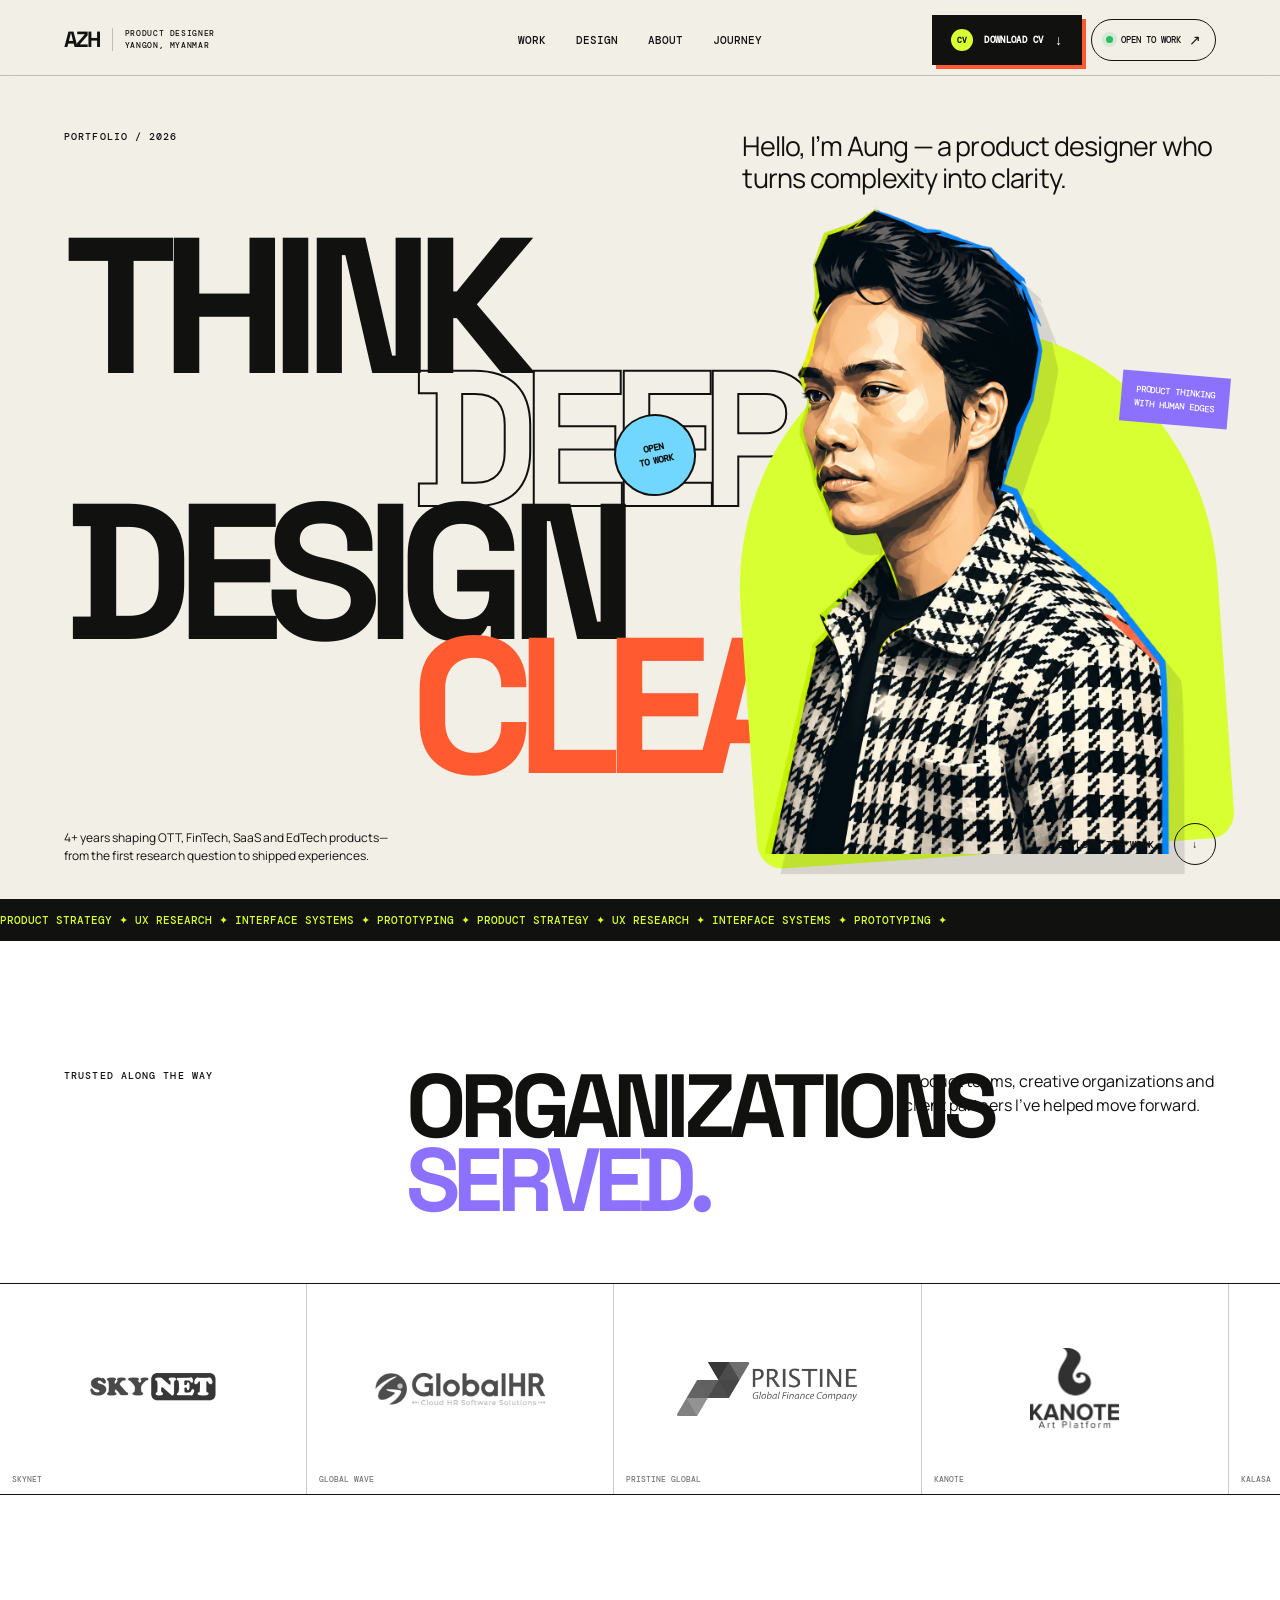
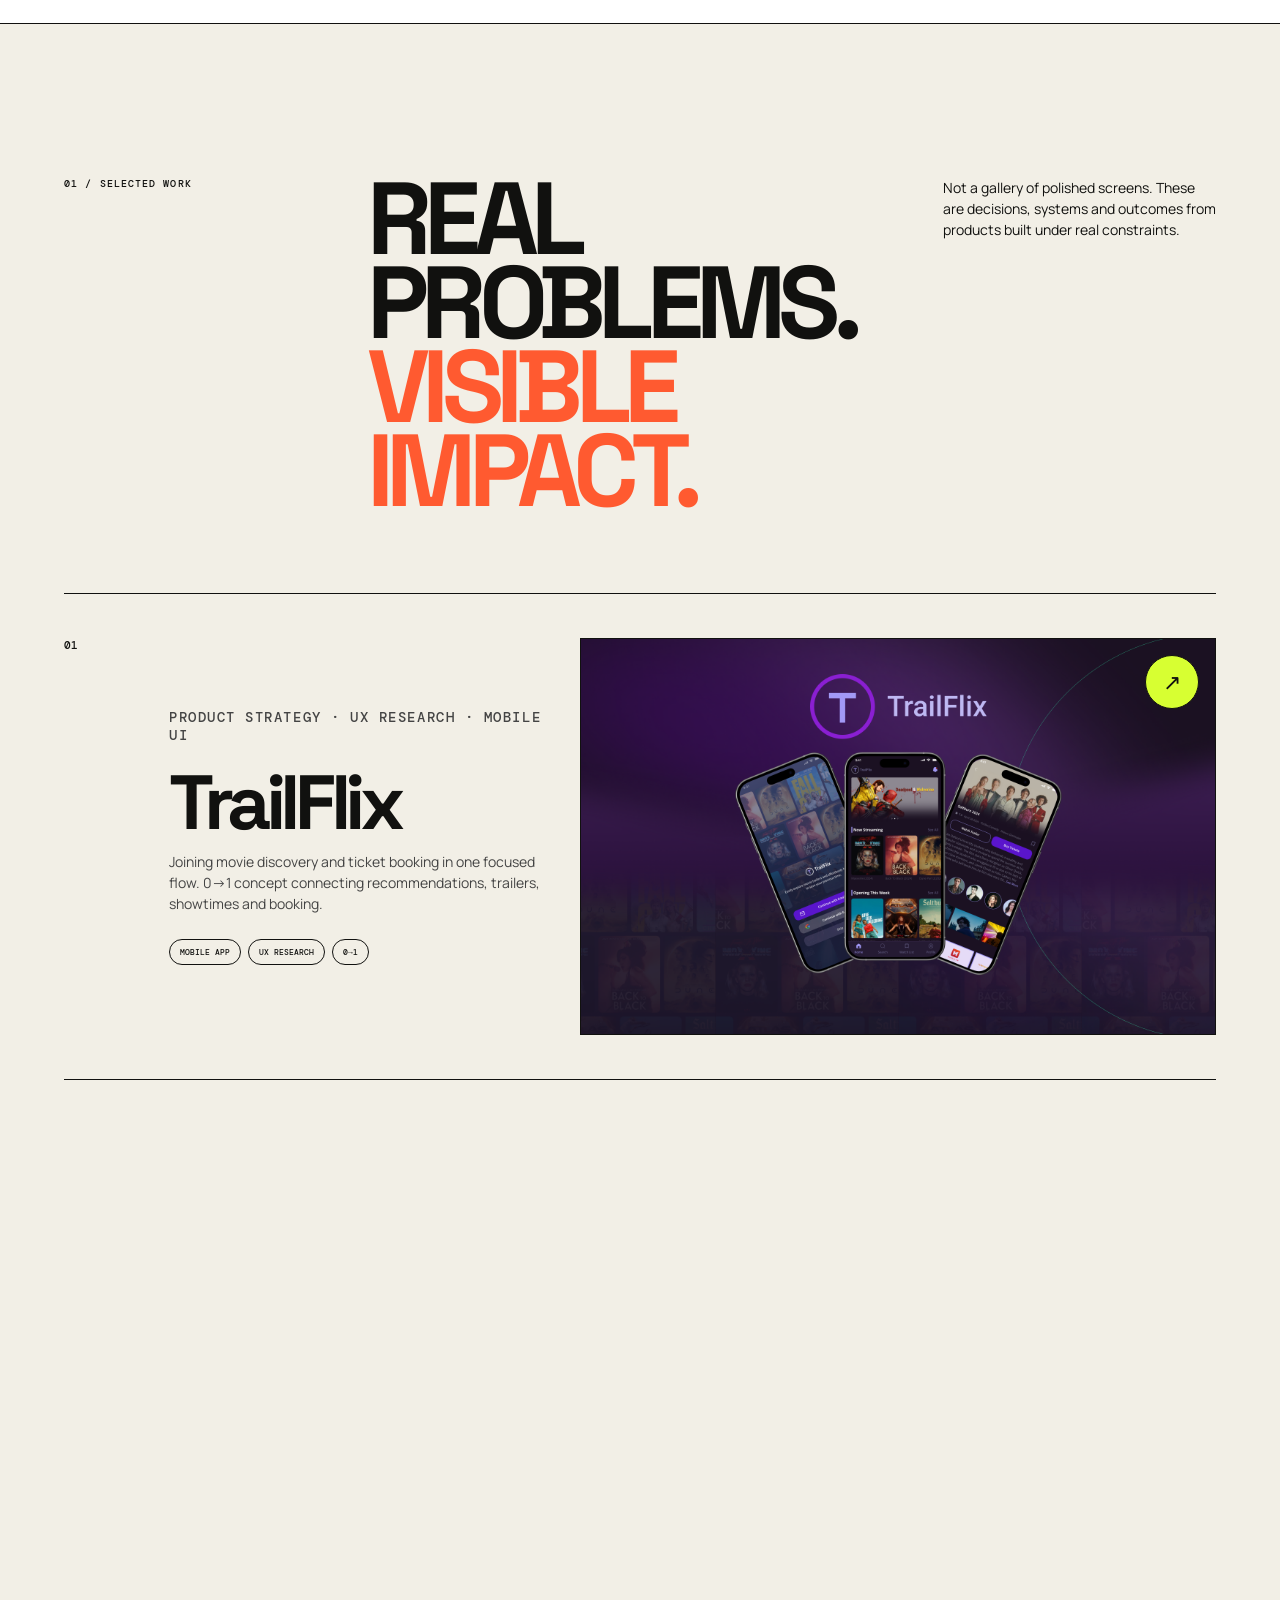
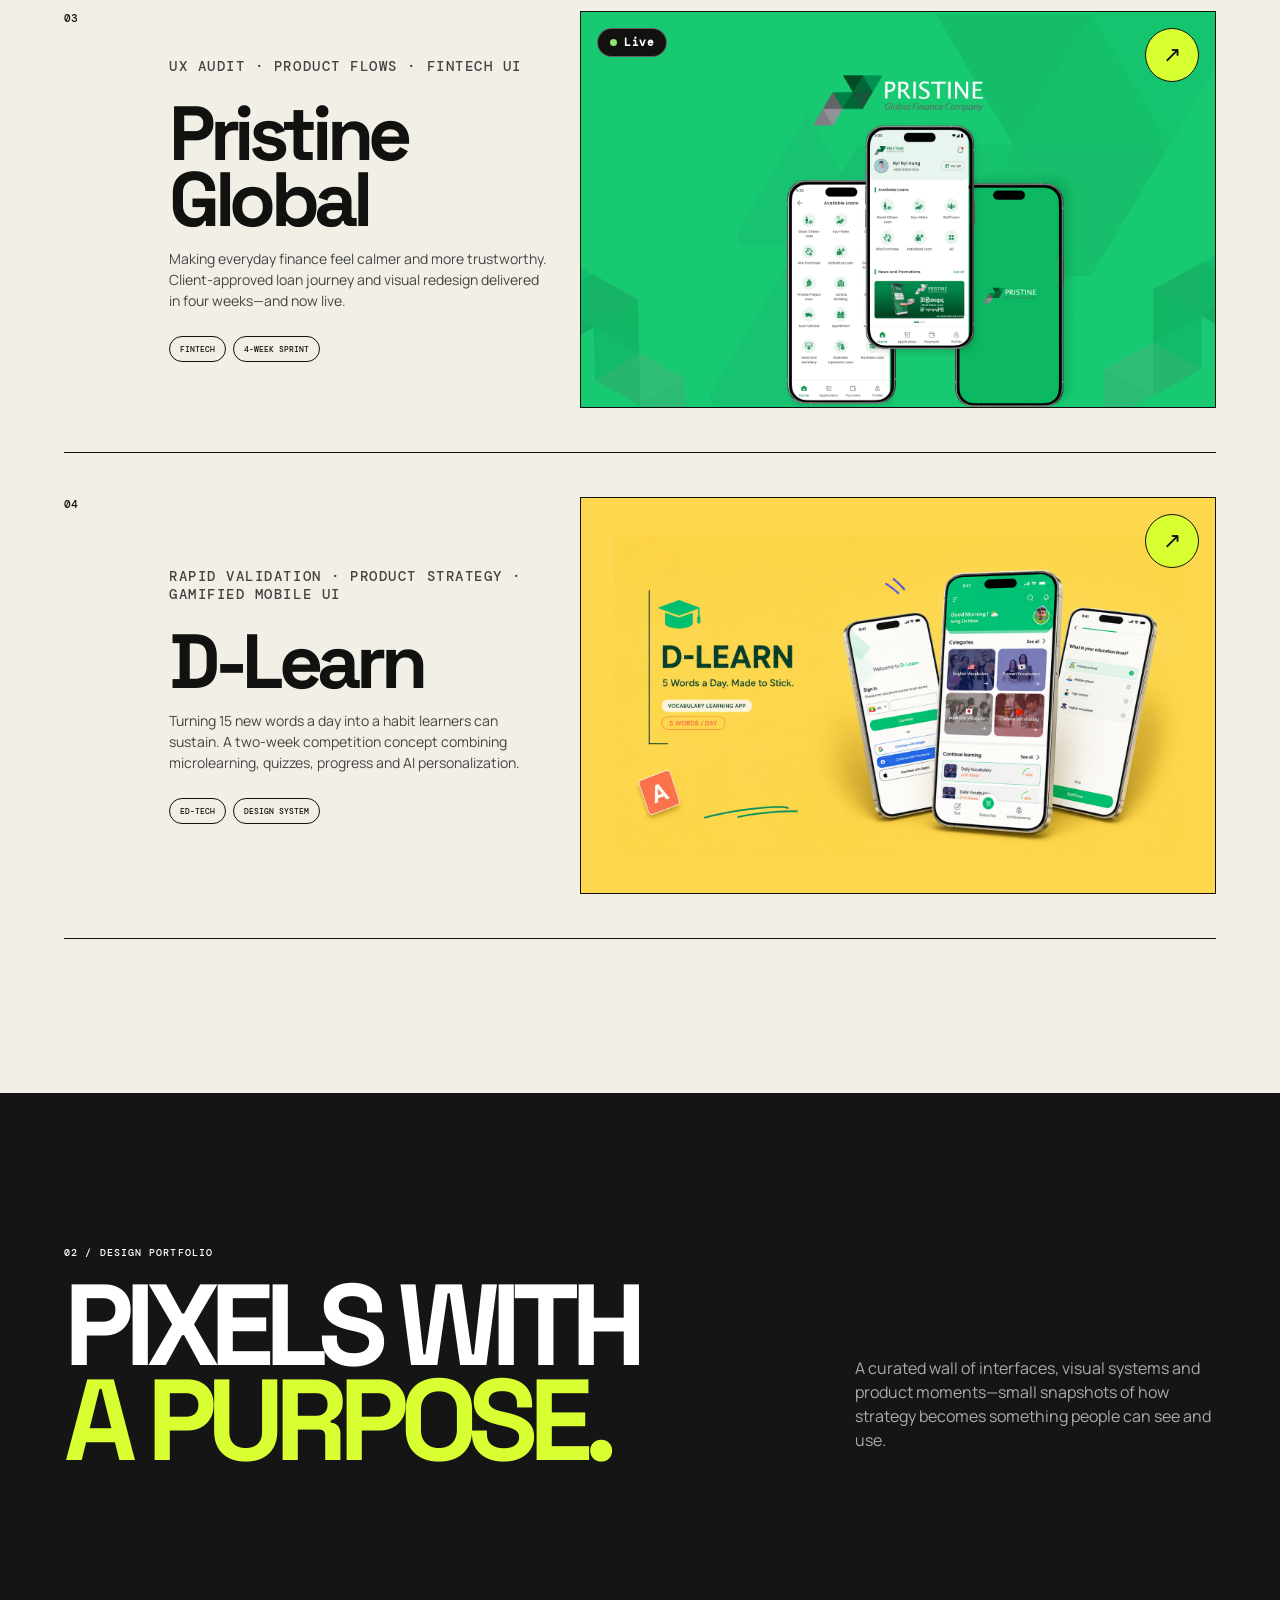
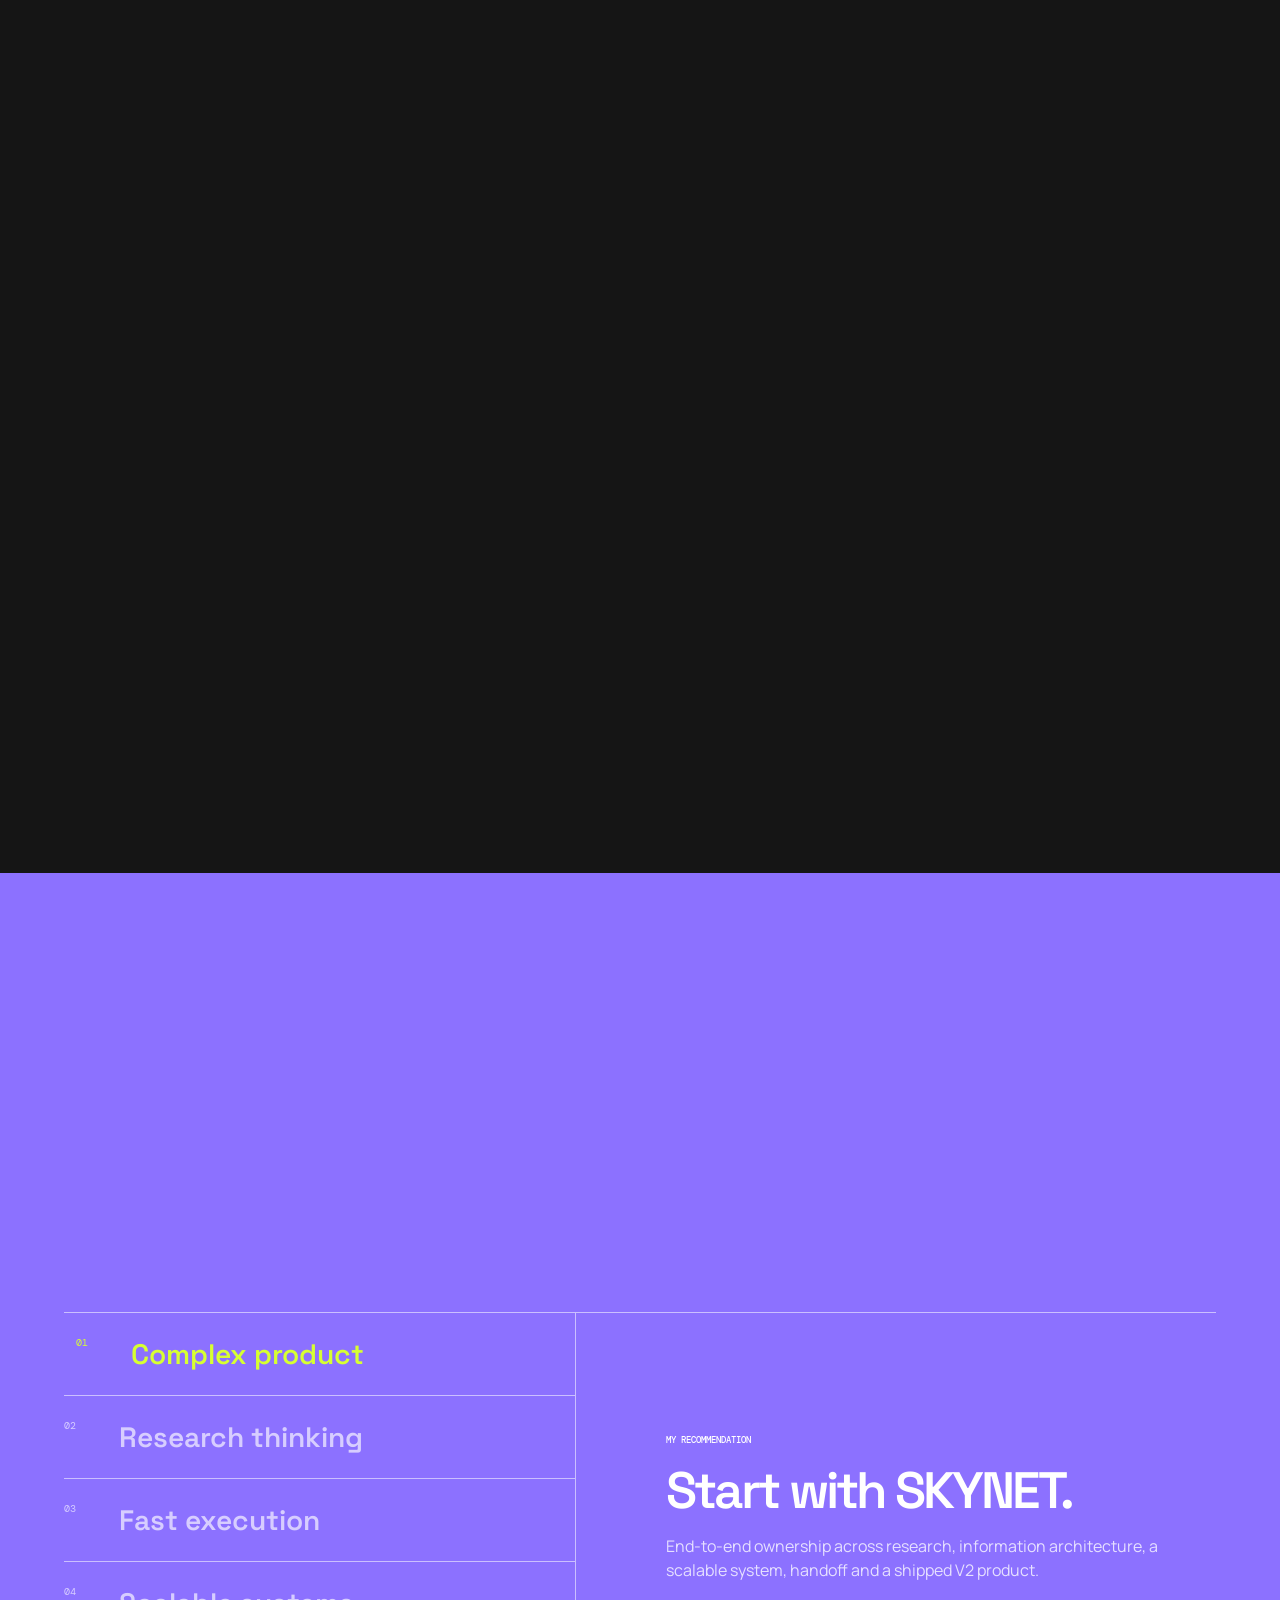
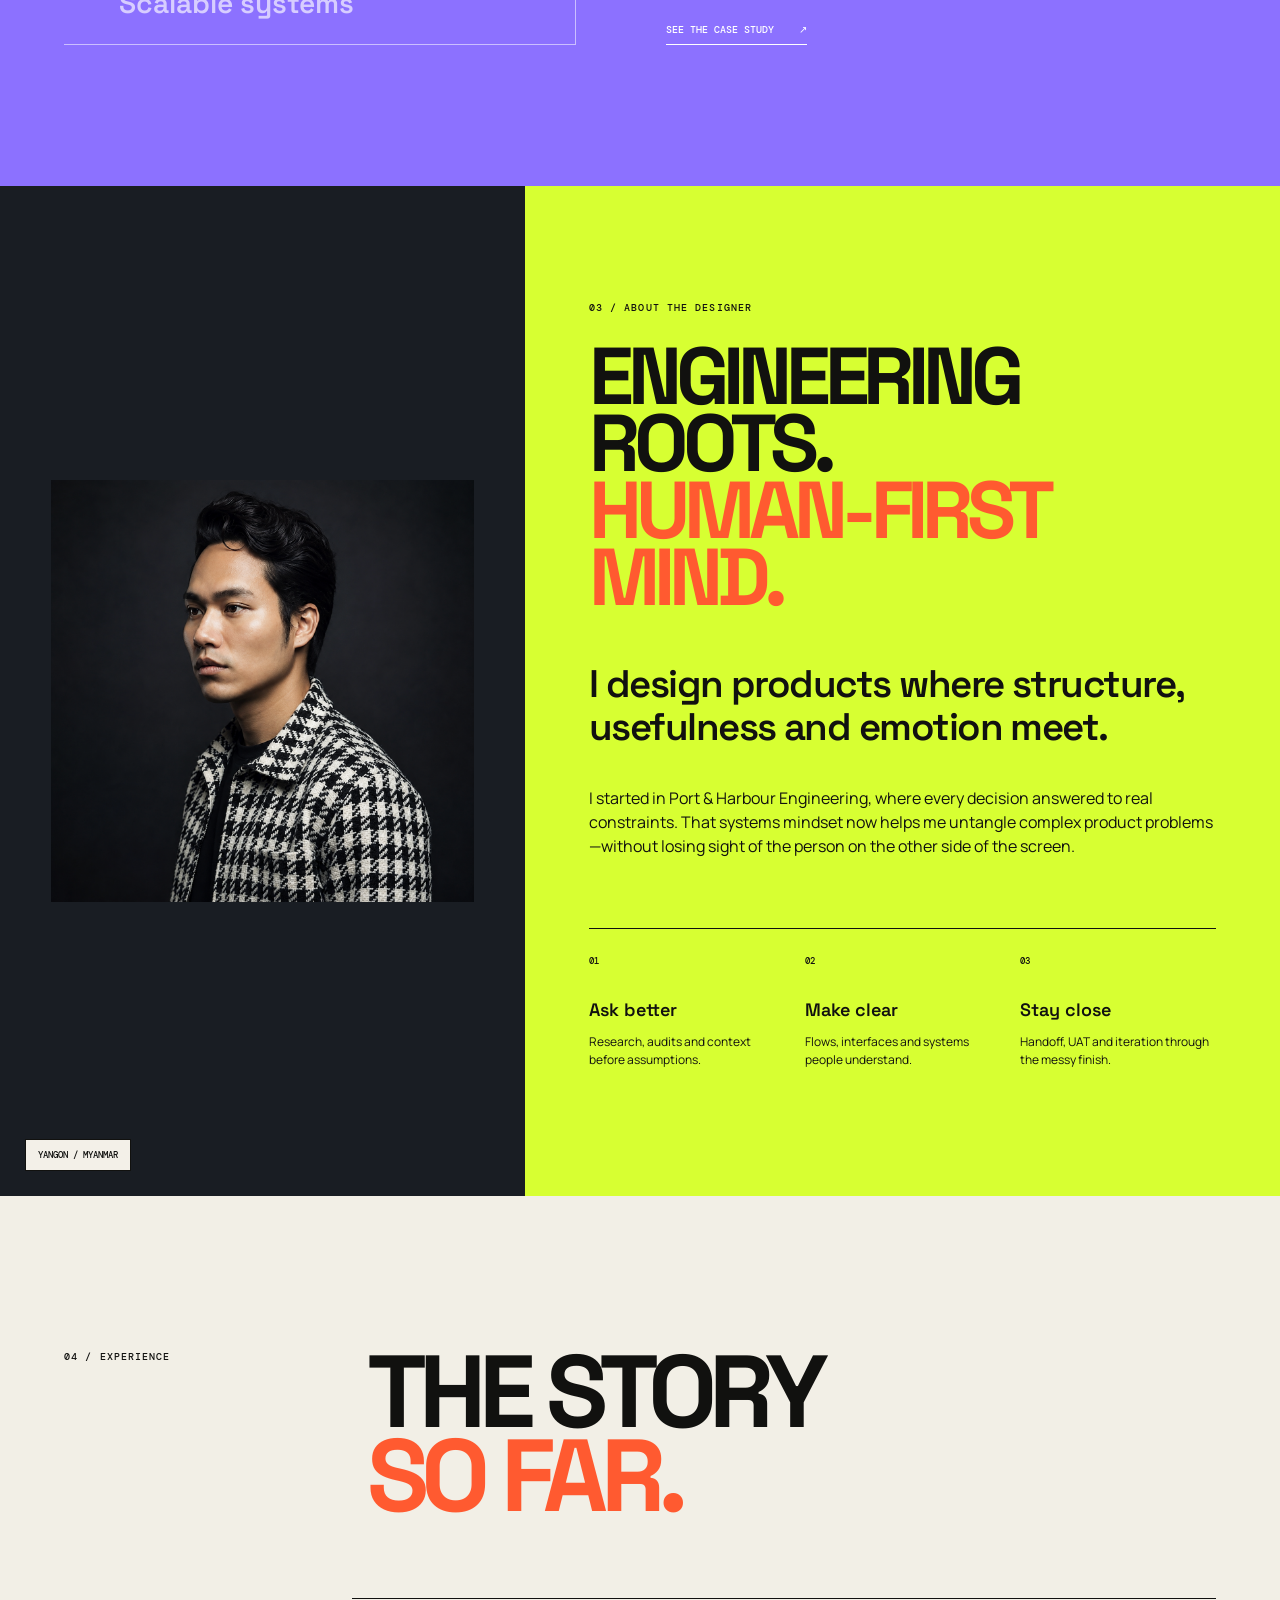
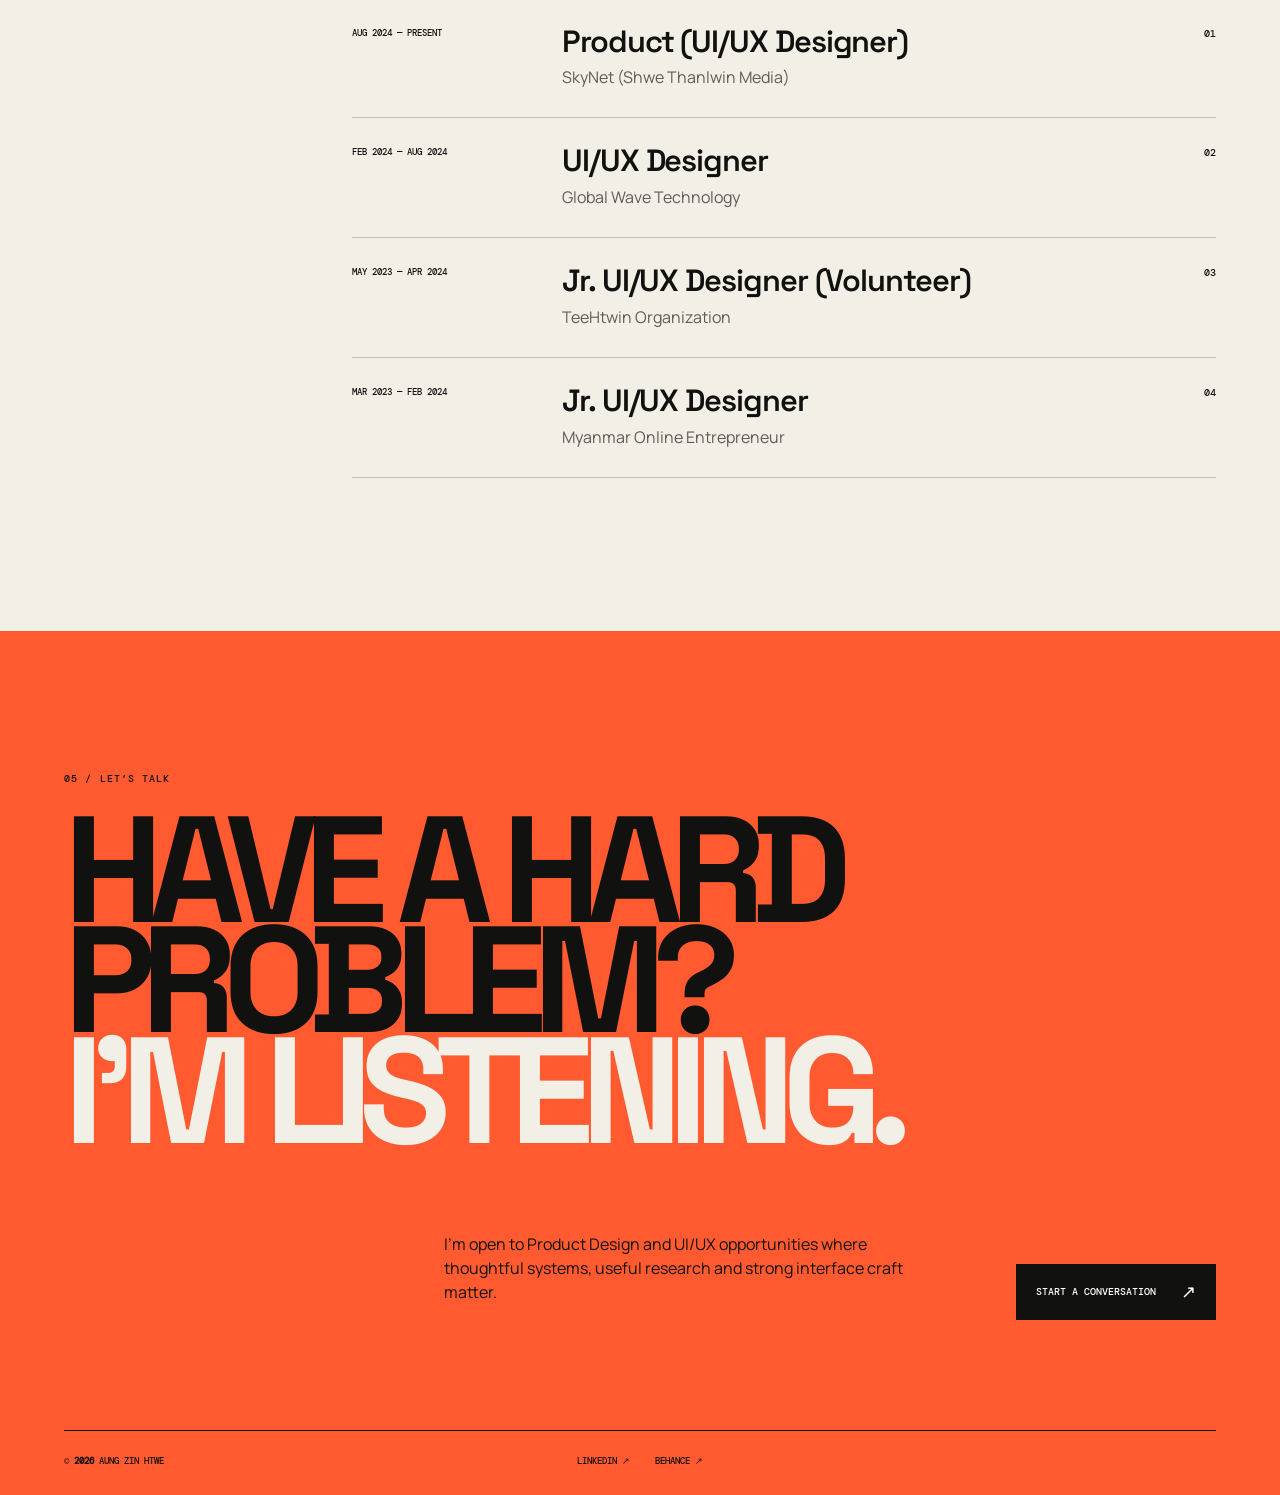
<file: index.html>
<!doctype html>
<html lang="en">
<head>
  <meta charset="utf-8"><meta name="viewport" content="width=device-width,initial-scale=1">
  <meta name="description" content="Aung Zin Htwe is a Product Designer in Yangon turning complex digital products into clear, human experiences.">
  <meta name="theme-color" content="#f3f0e8"><meta property="og:title" content="Aung Zin Htwe — Product Designer"><meta property="og:description" content="Product strategy, research and bold interface craft for complex digital products.">
  <title>Aung Zin Htwe — Product Designer</title>
  <link rel="preconnect" href="https://fonts.googleapis.com"><link rel="preconnect" href="https://fonts.gstatic.com" crossorigin>
  <link href="https://fonts.googleapis.com/css2?family=DM+Mono:wght@400;500&family=Manrope:wght@400;500;600;700&family=Space+Grotesk:wght@500;600;700&display=swap" rel="stylesheet">
  <link rel="stylesheet" href="css/portfolio-v5.css">
</head>
<body class="is-loading">
  <div class="loader" id="loader" role="dialog" aria-modal="true" aria-label="Loading Aung's portfolio">
    <div class="loader__top"><strong>AZH / DESIGN OS</strong><span>PLAYER 01</span></div>
    <div class="loader__stage"><div class="loader__orbit" aria-hidden="true"><span>AZ</span><i></i><b>✦</b></div><p id="loaderPrompt">Tap to boost the creative engine</p><button id="loaderBoost" type="button">BOOST <span>+10</span></button></div>
    <div class="loader__bottom"><div><span id="loaderStatus">LOADING IDEAS</span><i><b id="loaderBar"></b></i></div><strong id="loaderScore">000%</strong></div>
  </div>
  <a class="skip-link" href="#work">Skip to selected work</a><div class="scroll-progress" aria-hidden="true"><span id="scrollProgress"></span></div>
  <header class="site-header" id="siteHeader">
    <a class="brand" href="#top" aria-label="Aung Zin Htwe, home"><strong>AZH</strong><small>Product Designer<br>Yangon, Myanmar</small></a>
    <nav aria-label="Primary navigation"><a href="#work">Work</a><a href="#design">Design</a><a href="#about">About</a><a href="#experience">Journey</a><a class="mobile-only" href="https://drive.google.com/file/d/1UoJbGpyMleMq0kf9nTcO0uRhmYhy8xUT/view?usp=drive_link" target="_blank" rel="noopener">Download CV ↗</a><a class="mobile-only" href="mailto:aungzinhtwe352000@gmail.com">Let’s talk ↗</a></nav>
    <div class="header-actions"><a class="cv-button" href="https://drive.google.com/file/d/1UoJbGpyMleMq0kf9nTcO0uRhmYhy8xUT/view?usp=drive_link" target="_blank" rel="noopener">Download CV <span>↓</span></a><a class="contact-pill" href="mailto:aungzinhtwe352000@gmail.com"><i></i> Open to work <span>↗</span></a></div>
    <button class="menu-button" id="menuButton" type="button" aria-label="Open menu" aria-expanded="false"><span class="menu-button__label">Menu</span><span class="menu-button__icon" aria-hidden="true"><i></i><i></i><i></i></span></button>
  </header>
  <main>
    <section class="hero" id="top">
      <div class="hero__intro reveal"><p class="eyebrow">Portfolio / 2026</p><p class="hero__hello">Hello, I’m Aung — a product designer who turns complexity into clarity.</p></div>
      <h1 class="reveal"><span>THINK</span><span class="outline">DEEP.</span><span>DESIGN</span><span class="accent">CLEAR.</span></h1>
      <div class="hero__portrait reveal"><div class="portrait-ink" aria-hidden="true"></div><img src="assets/images/profile-vector.png" alt="Illustrated portrait of Aung Zin Htwe" fetchpriority="high"><span class="portrait-tag">Product thinking<br>with human edges</span></div>
      <div class="hero__footer reveal"><p>4+ years shaping OTT, FinTech, SaaS and EdTech products—from the first research question to shipped experiences.</p><a href="#work">Explore the work <span>↓</span></a></div>
      <div class="hero__stamp" aria-hidden="true">OPEN<br>TO WORK</div>
    </section>
    <section class="signal-strip" aria-label="Design disciplines"><div>PRODUCT STRATEGY ✦ UX RESEARCH ✦ INTERFACE SYSTEMS ✦ PROTOTYPING ✦ PRODUCT STRATEGY ✦ UX RESEARCH ✦ INTERFACE SYSTEMS ✦ PROTOTYPING ✦</div></section>
    <section class="served-section" aria-labelledby="servedTitle">
      <div class="served-heading reveal"><p class="eyebrow">Trusted along the way</p><h2 id="servedTitle">ORGANIZATIONS<br><em>SERVED.</em></h2><p>Product teams, creative organizations and client partners I’ve helped move forward.</p></div>
      <div class="loop-viewport logo-marquee reveal"><div class="logo-track loop-track" data-loop-carousel><figure><img src="assets/organizations/skynet.png" alt="SkyNet"><figcaption>SkyNet</figcaption></figure><figure><img src="assets/organizations/global-wave.png" alt="Global Wave Technology"><figcaption>Global Wave</figcaption></figure><figure><img src="assets/organizations/pristine-global.png" alt="Pristine Global"><figcaption>Pristine Global</figcaption></figure><figure><img src="assets/organizations/kanote.png" alt="Kanote"><figcaption>Kanote</figcaption></figure><figure><img src="assets/organizations/kalasa.png" alt="Kalasa"><figcaption>Kalasa</figcaption></figure><figure><img src="assets/organizations/moe.png" alt="Myanmar Online Entrepreneur"><figcaption>MOE</figcaption></figure><figure><img src="assets/organizations/dj.png" alt="DJ"><figcaption>DJ</figcaption></figure><figure><img src="assets/organizations/shweshops.png" alt="ShweShops"><figcaption>ShweShops</figcaption></figure></div></div>
    </section>
    <section class="work-section" id="work">
      <header class="section-heading reveal"><p class="eyebrow">01 / Selected work</p><h2>REAL PROBLEMS.<br><em>VISIBLE IMPACT.</em></h2><p>Not a gallery of polished screens. These are decisions, systems and outcomes from products built under real constraints.</p></header>
      <div class="project-list" id="projectList"></div>
    </section>
    <section class="design-section" id="design">
      <header class="design-heading reveal"><div><p class="eyebrow">02 / Design portfolio</p><h2>PIXELS WITH<br><em>A PURPOSE.</em></h2></div><p>A curated wall of interfaces, visual systems and product moments—small snapshots of how strategy becomes something people can see and use.</p></header>
      <div class="loop-viewport design-viewport reveal"><div class="design-track loop-track" data-loop-carousel>
          <figure class="design-slide"><img src="assets/design-portfolio/design-01.png" alt="Design portfolio project 1" loading="lazy"></figure><figure class="design-slide"><img src="assets/design-portfolio/design-02.png" alt="Design portfolio project 2" loading="lazy"></figure><figure class="design-slide"><img src="assets/design-portfolio/design-03.png" alt="Design portfolio project 3" loading="lazy"></figure><figure class="design-slide"><img src="assets/design-portfolio/design-04.png" alt="Design portfolio project 4" loading="lazy"></figure><figure class="design-slide"><img src="assets/design-portfolio/design-05.png" alt="Design portfolio project 5" loading="lazy"></figure><figure class="design-slide"><img src="assets/design-portfolio/design-06.png" alt="Design portfolio project 6" loading="lazy"></figure><figure class="design-slide"><img src="assets/design-portfolio/design-07.png" alt="Design portfolio project 7" loading="lazy"></figure><figure class="design-slide"><img src="assets/design-portfolio/design-08.png" alt="Design portfolio project 8" loading="lazy"></figure>
          <figure class="design-slide"><img src="assets/design-portfolio/design-09.png" alt="Web and interface design project 9" loading="lazy"></figure><figure class="design-slide"><img src="assets/design-portfolio/design-10.png" alt="Web and interface design project 10" loading="lazy"></figure><figure class="design-slide"><img src="assets/design-portfolio/design-11.png" alt="Web and interface design project 11" loading="lazy"></figure><figure class="design-slide"><img src="assets/design-portfolio/design-12.png" alt="Web and interface design project 12" loading="lazy"></figure><figure class="design-slide"><img src="assets/design-portfolio/design-13.png" alt="Web and interface design project 13" loading="lazy"></figure><figure class="design-slide"><img src="assets/design-portfolio/design-14.png" alt="Web and interface design project 14" loading="lazy"></figure><figure class="design-slide"><img src="assets/design-portfolio/design-15.png" alt="Web and interface design project 15" loading="lazy"></figure><figure class="design-slide"><img src="assets/design-portfolio/design-16.png" alt="Web and interface design project 16" loading="lazy"></figure><figure class="design-slide"><img src="assets/design-portfolio/design-17.png" alt="Web and interface design project 17" loading="lazy"></figure><figure class="design-slide"><img src="assets/design-portfolio/design-18.png" alt="Web and interface design project 18" loading="lazy"></figure><figure class="design-slide"><img src="assets/design-portfolio/design-19.png" alt="Web and interface design project 19" loading="lazy"></figure><figure class="design-slide"><img src="assets/design-portfolio/design-20.png" alt="Web and interface design project 20" loading="lazy"></figure><figure class="design-slide"><img src="assets/design-portfolio/design-21.png" alt="Web and interface design project 21" loading="lazy"></figure><figure class="design-slide"><img src="assets/design-portfolio/design-22.png" alt="Web and interface design project 22" loading="lazy"></figure><figure class="design-slide"><img src="assets/design-portfolio/design-23.png" alt="Web and interface design project 23" loading="lazy"></figure><figure class="design-slide"><img src="assets/design-portfolio/design-24.png" alt="Web and interface design project 24" loading="lazy"></figure><figure class="design-slide"><img src="assets/design-portfolio/design-25.png" alt="Web and interface design project 25" loading="lazy"></figure><figure class="design-slide"><img src="assets/design-portfolio/design-26.png" alt="Web and interface design project 26" loading="lazy"></figure><figure class="design-slide"><img src="assets/design-portfolio/design-27.png" alt="Web and interface design project 27" loading="lazy"></figure><figure class="design-slide"><img src="assets/design-portfolio/design-28.png" alt="Web and interface design project 28" loading="lazy"></figure><figure class="design-slide"><img src="assets/design-portfolio/design-29.png" alt="Web and interface design project 29" loading="lazy"></figure><figure class="design-slide"><img src="assets/design-portfolio/design-30.png" alt="Web and interface design project 30" loading="lazy"></figure>
      </div></div>
      <div class="design-cta reveal"><p>More visual experiments, client work and interface studies live on Behance.</p></div>
    </section>
    <section class="proof-section" aria-labelledby="proofTitle">
      <p class="eyebrow reveal">02 / The quick read</p><h2 id="proofTitle" class="reveal">Pick the signal<br>you care about.</h2>
      <div class="proof-grid reveal" role="group" aria-label="Choose a portfolio focus">
        <div class="proof-options"><button class="proof-option is-active" type="button" data-proof="complex"><span>01</span>Complex product</button><button class="proof-option" type="button" data-proof="research"><span>02</span>Research thinking</button><button class="proof-option" type="button" data-proof="speed"><span>03</span>Fast execution</button><button class="proof-option" type="button" data-proof="system"><span>04</span>Scalable systems</button></div>
        <article class="proof-result" aria-live="polite"><small>My recommendation</small><h3 id="proofName">Start with SKYNET.</h3><p id="proofCopy">End-to-end ownership across research, information architecture, a scalable system, handoff and a shipped V2 product.</p><a id="proofLink" href="pages/project.html?project=skynet">See the case study <span>↗</span></a></article>
      </div>
    </section>
    <section class="about-section" id="about">
      <div class="about__image reveal"><img src="assets/images/about-portrait-enhanced.png" width="1254" height="1254" alt="Aung Zin Htwe, Product Designer" loading="lazy"><span>Yangon / Myanmar</span></div>
      <div class="about__copy reveal"><p class="eyebrow">03 / About the designer</p><h2>ENGINEERING ROOTS.<br><em>HUMAN-FIRST MIND.</em></h2><p class="lead">I design products where structure, usefulness and emotion meet.</p><p>I started in Port &amp; Harbour Engineering, where every decision answered to real constraints. That systems mindset now helps me untangle complex product problems—without losing sight of the person on the other side of the screen.</p><div class="process-grid"><article><span>01</span><strong>Ask better</strong><p>Research, audits and context before assumptions.</p></article><article><span>02</span><strong>Make clear</strong><p>Flows, interfaces and systems people understand.</p></article><article><span>03</span><strong>Stay close</strong><p>Handoff, UAT and iteration through the messy finish.</p></article></div></div>
    </section>
    <section class="journey-section" id="experience"><header class="section-heading reveal"><p class="eyebrow">04 / Experience</p><h2>THE STORY<br><em>SO FAR.</em></h2></header><div class="journey-list" id="experienceList"></div></section>
    <section class="contact-section" id="contact"><p class="eyebrow">05 / Let’s talk</p><h2>HAVE A HARD<br>PROBLEM?<br><em>I’M LISTENING.</em></h2><div class="contact__bottom"><p>I’m open to Product Design and UI/UX opportunities where thoughtful systems, useful research and strong interface craft matter.</p><a href="mailto:aungzinhtwe352000@gmail.com">Start a conversation <span>↗</span></a></div><footer><span>© <b id="year"></b> Aung Zin Htwe</span><div><a href="https://www.linkedin.com/in/aung-zin-htwe-587370255" target="_blank" rel="noopener">LinkedIn ↗</a><a href="https://behance.net/aungzh" target="_blank" rel="noopener">Behance ↗</a></div></footer></section>
  </main>
  <a class="back-to-top" id="backToTop" href="#top" aria-label="Back to top" inert>Back to top <span aria-hidden="true">&#8593;</span></a>
  <script src="js/data.js"></script><script src="js/portfolio-v5.js"></script>
</body></html>
</file>
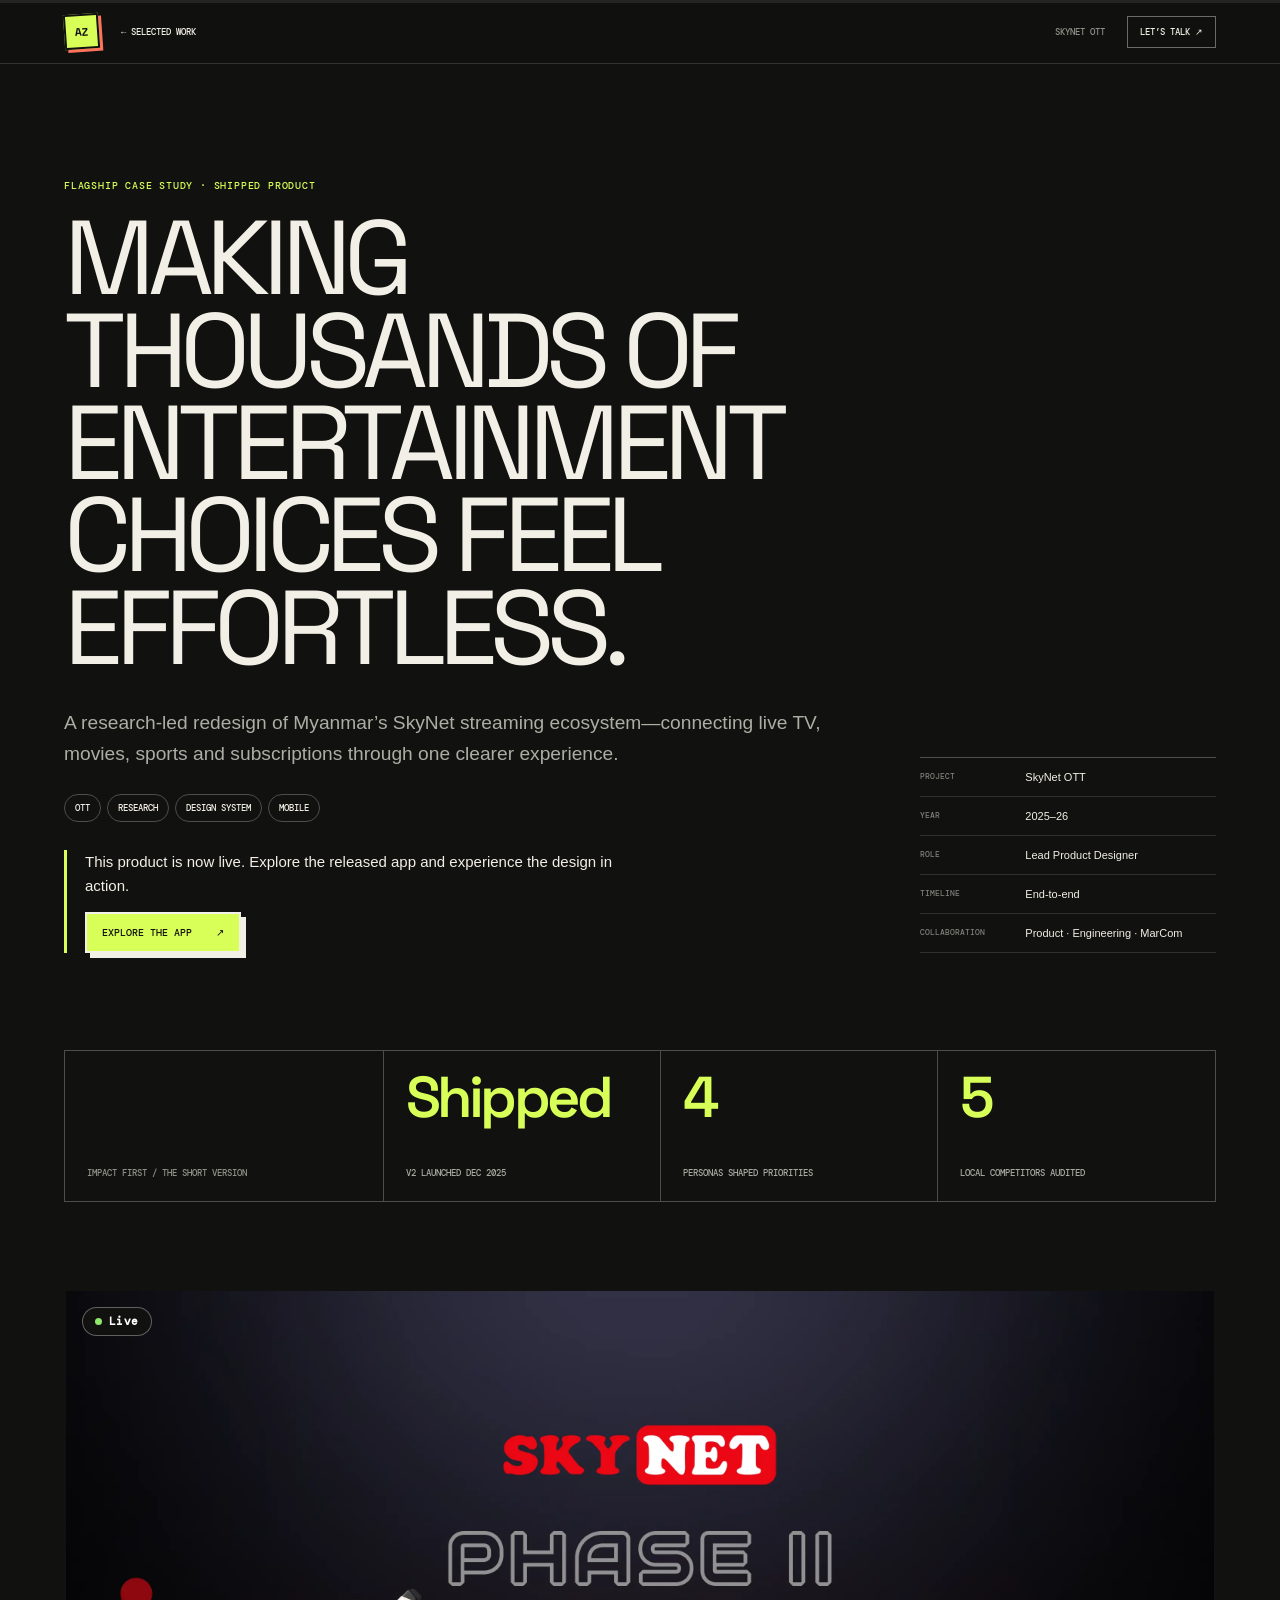
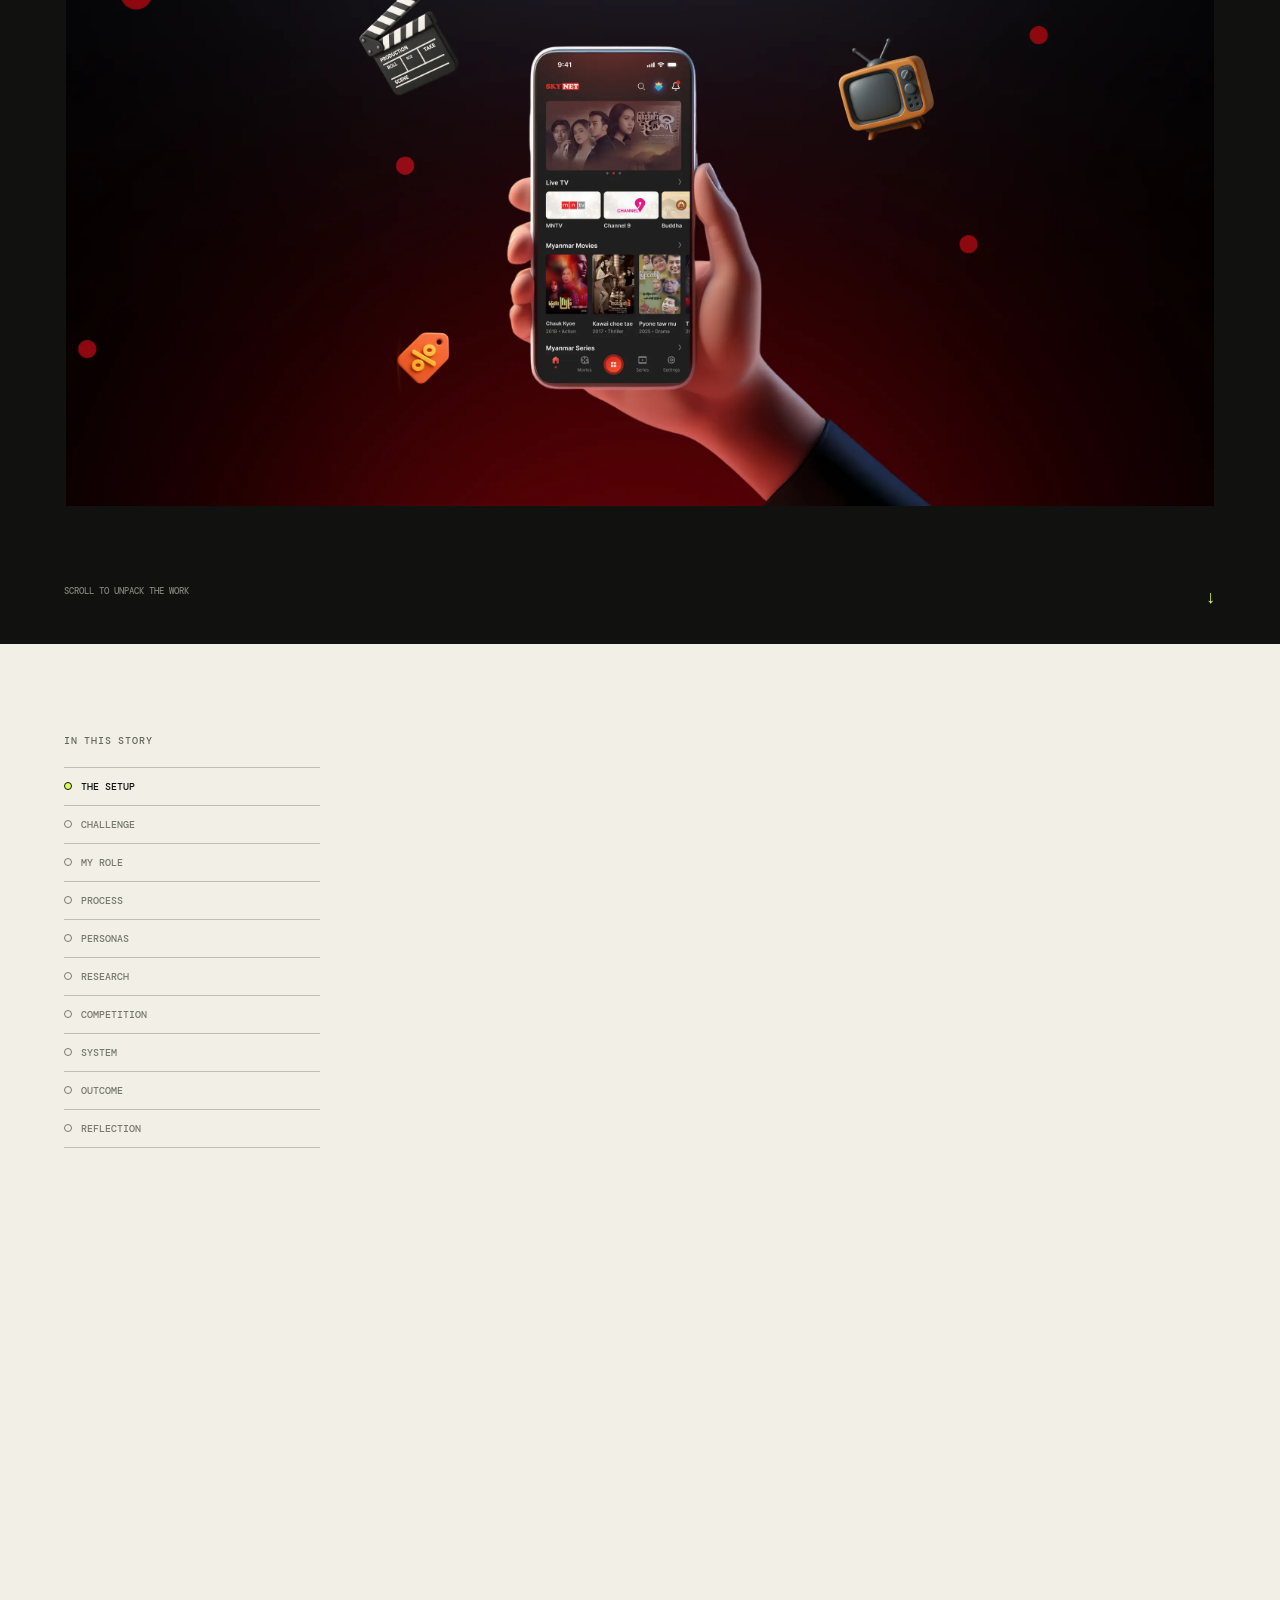
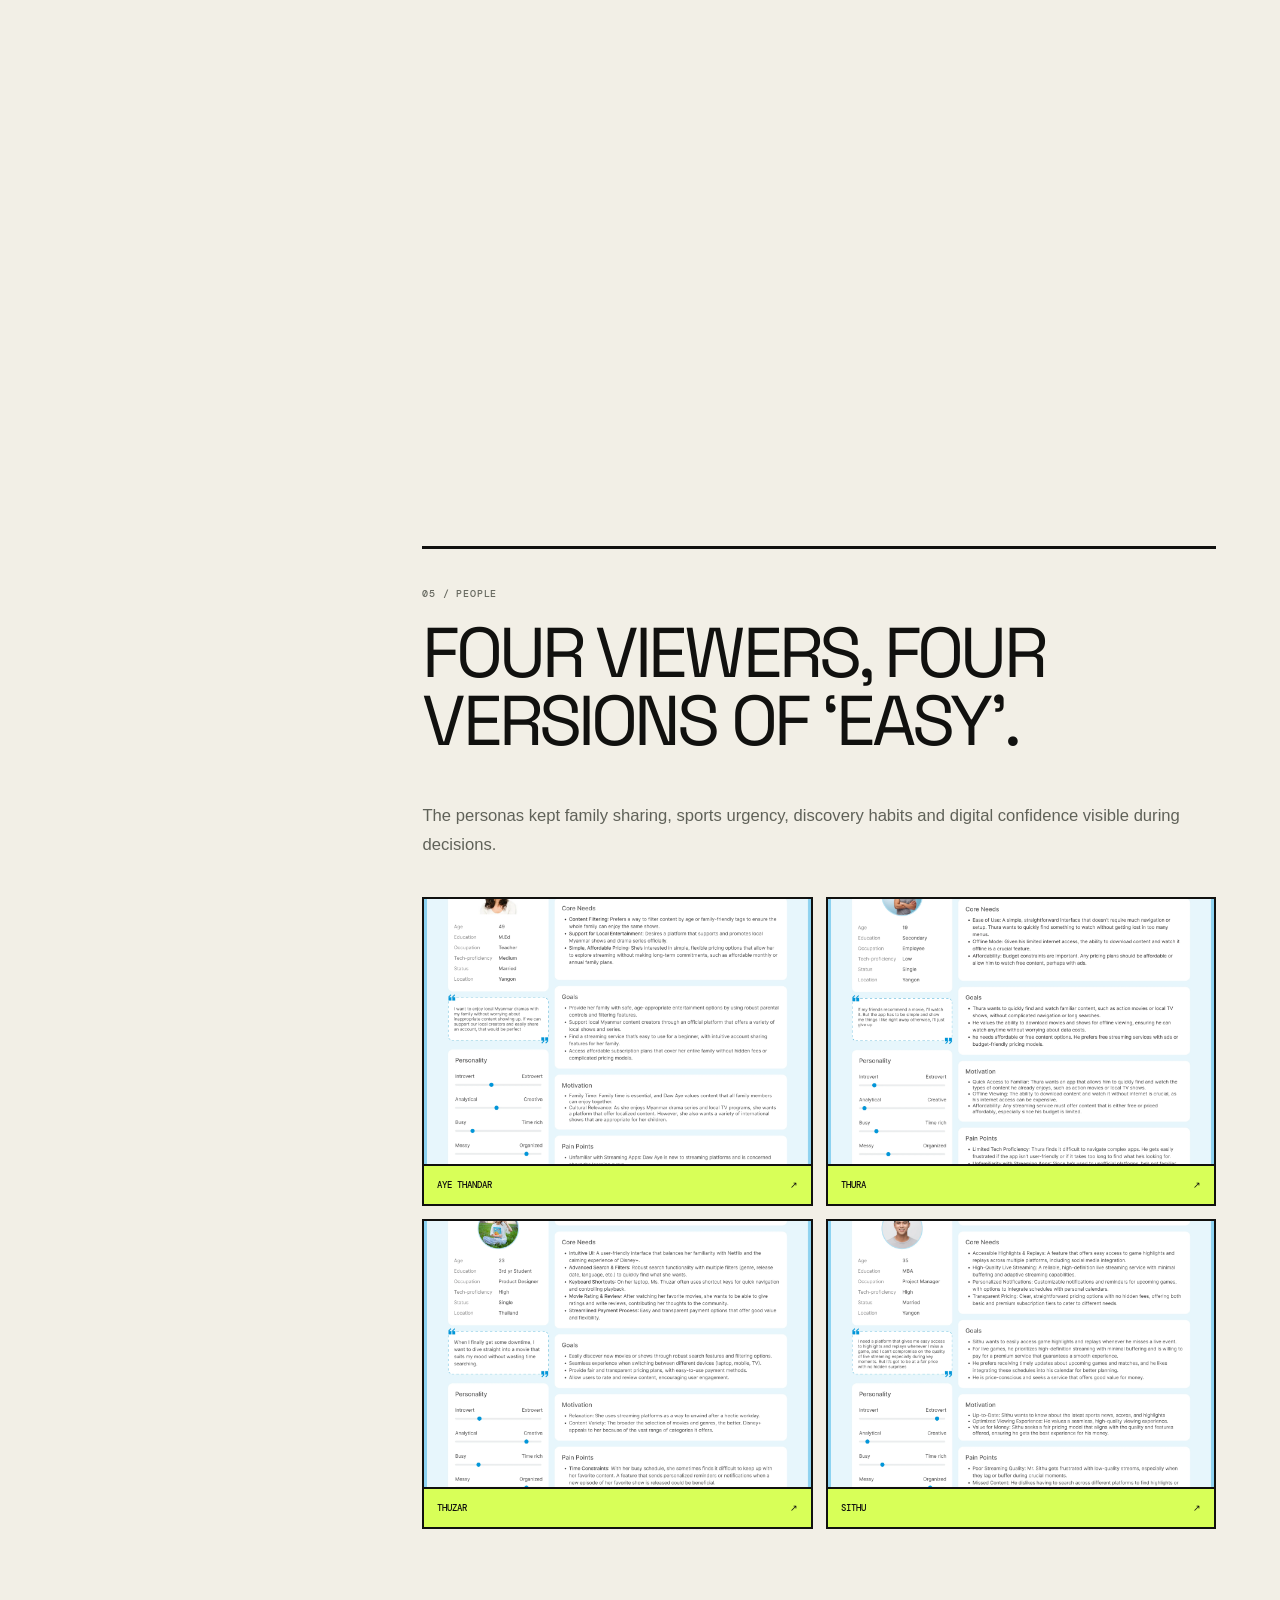
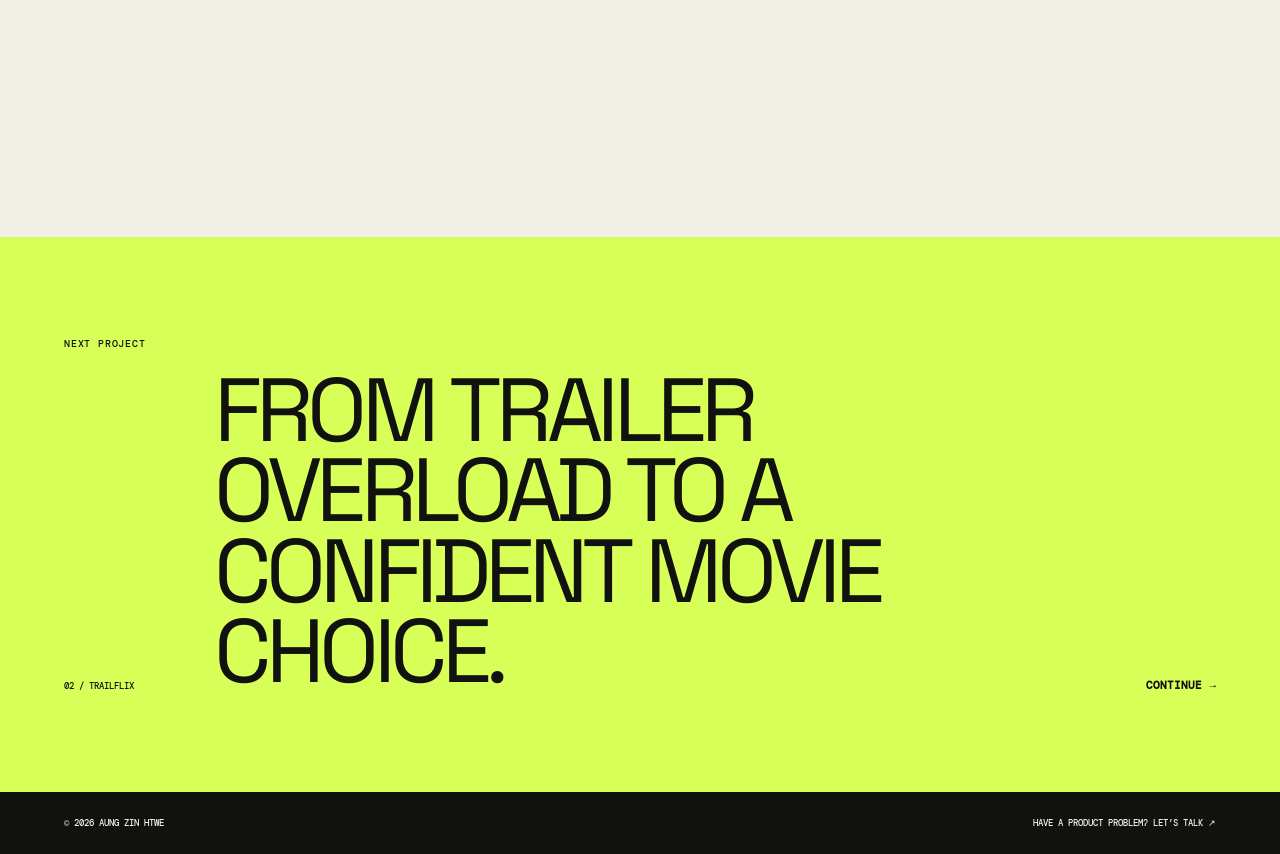
<file: pages/project.html>
<!DOCTYPE html>
<html lang="en">
<head>
  <meta charset="UTF-8">
  <meta name="viewport" content="width=device-width, initial-scale=1.0">
  <meta name="description" content="Product design case study by Aung Zin Htwe.">
  <title>Case study — Aung Zin Htwe</title>
  <link rel="preconnect" href="https://fonts.googleapis.com">
  <link rel="preconnect" href="https://fonts.gstatic.com" crossorigin>
  <link href="https://fonts.googleapis.com/css2?family=DM+Mono:wght@400;500&family=Inter:wght@400;500;600&family=Space+Grotesk:wght@500;600;700&display=swap" rel="stylesheet">
  <link rel="stylesheet" href="../css/portfolio-v3.css">
  <link rel="stylesheet" href="../css/portfolio-v5.css">
</head>
<body class="dynamic-case page-loading">
  <div class="case-loader" id="caseLoader" role="status" aria-live="polite">
    <div class="case-loader__top"><span>Loading a design story</span><i id="loaderStatus">Finding the sticky notes</i></div>
    <div class="case-loader__stage" aria-hidden="true"><b>Problem</b><span>→</span><b>Mess</b><span>→</span><b>Clarity</b></div>
    <div class="case-loader__meter"><div><span id="loaderBar"></span></div><strong>00</strong><i>%</i></div>
  </div>
  <header class="case-nav">
    <a href="../index.html" class="case-nav__brand">AZ</a>
    <a href="../index.html#work" class="case-back">← Selected work</a>
    <span class="case-nav__title" id="miniTitle">Case study</span>
    <a class="case-nav__cta" href="mailto:aungzinhtwe352000@gmail.com">Let’s talk ↗</a>
  </header>

  <div class="case-progress"><span id="readingProgressFill"></span></div>
  <main id="caseRoot" class="case-root" aria-live="polite"></main>

  <dialog class="case-lightbox" id="caseLightbox">
    <button type="button" aria-label="Close image">×</button>
    <figure><img alt=""><figcaption></figcaption></figure>
  </dialog>

  <script src="../js/projects.js"></script>
  <script src="../js/project-page.js"></script>
</body>
</html>
</file>
<file: css/portfolio-v5.css>
:root{--ink:#11110f;--paper:#f2efe6;--acid:#d7ff32;--orange:#ff5a30;--violet:#8c71ff;--blue:#72d7ff;--line:rgba(17,17,15,.22);--display:"Space Grotesk",Arial,sans-serif;--body:"Manrope",Arial,sans-serif;--mono:"DM Mono",monospace;--pad:clamp(20px,5vw,76px)}
*{box-sizing:border-box}html{scroll-behavior:smooth;background:var(--paper)}body{margin:0;overflow-x:hidden;background:var(--paper);color:var(--ink);font:400 16px/1.5 var(--body)}a{color:inherit;text-decoration:none}button{font:inherit;color:inherit}img{display:block;max-width:100%}::selection{background:var(--acid);color:#000}.skip-link{position:fixed;z-index:1000;left:15px;top:15px;transform:translateY(-150%);padding:10px 14px;background:var(--acid);border:2px solid var(--ink)}.skip-link:focus{transform:none}.scroll-progress{position:fixed;z-index:900;top:0;left:0;width:100%;height:4px}.scroll-progress span{display:block;width:0;height:100%;background:var(--orange)}
.site-header{position:fixed;z-index:800;top:4px;left:0;width:100%;height:72px;display:grid;grid-template-columns:1fr auto 1fr;align-items:center;padding:0 var(--pad);background:rgba(242,239,230,.89);border-bottom:1px solid var(--line);backdrop-filter:blur(14px)}.brand{display:flex;align-items:center;gap:12px;width:max-content}.brand strong{font:700 22px/.9 var(--display);letter-spacing:-.08em}.brand small{padding-left:12px;border-left:1px solid var(--line);font:500 8px/1.4 var(--mono);text-transform:uppercase;letter-spacing:.08em}.site-header nav{display:flex;gap:30px}.site-header nav a{position:relative;font:500 11px var(--mono);text-transform:uppercase}.site-header nav a:after{content:"";position:absolute;left:0;bottom:-6px;width:0;height:2px;background:var(--ink);transition:.25s}.site-header nav a:hover:after{width:100%}.contact-pill{justify-self:end;display:flex;align-items:center;gap:8px;padding:11px 14px;border:1.5px solid var(--ink);border-radius:99px;font:500 9px var(--mono);text-transform:uppercase}.contact-pill i{width:7px;height:7px;border-radius:50%;background:#27bd61;box-shadow:0 0 0 4px rgba(39,189,97,.14)}.contact-pill span{font-size:14px}.menu-button{display:none;border:0;background:none;font:500 11px var(--mono);text-transform:uppercase}
.eyebrow{margin:0;font:500 10px var(--mono);letter-spacing:.11em;text-transform:uppercase}.hero{position:relative;min-height:100svh;padding:130px var(--pad) 36px;overflow:hidden;border-bottom:1.5px solid var(--ink)}.hero__intro{display:grid;grid-template-columns:1fr minmax(300px,37vw);gap:40px;position:relative;z-index:3}.hero__hello{margin:0;max-width:540px;font-size:clamp(18px,2.1vw,29px);line-height:1.2;letter-spacing:-.03em}.hero h1{position:relative;z-index:1;margin:5vh 0 0;font:700 clamp(76px,15.1vw,235px)/.69 var(--display);letter-spacing:-.09em;text-transform:uppercase}.hero h1 span{display:block;width:max-content}.hero h1 span:nth-child(2),.hero h1 span:nth-child(4){margin-left:27vw}.hero h1 .outline{color:transparent;-webkit-text-stroke:2px var(--ink)}.hero h1 .accent{color:var(--orange)}.hero__portrait{position:absolute;z-index:2;right:7vw;bottom:5vh;width:min(37vw,535px);height:min(72vh,760px);display:flex;align-items:flex-end;justify-content:center}.hero__portrait img{position:relative;z-index:2;max-height:100%;filter:drop-shadow(16px 20px 0 rgba(17,17,15,.12));transition:transform .5s cubic-bezier(.2,.8,.2,1)}.hero__portrait:hover img{transform:translateY(-12px) rotate(1deg)}.portrait-ink{position:absolute;inset:19% -6% 0 5%;background:var(--acid);border-radius:50% 50% 5% 5%;transform:rotate(-4deg)}.portrait-tag{position:absolute;z-index:3;right:-3vw;top:26%;padding:12px 14px;background:var(--violet);color:#fff;font:500 9px/1.5 var(--mono);text-transform:uppercase;transform:rotate(5deg)}.hero__footer{position:absolute;z-index:4;left:var(--pad);right:var(--pad);bottom:34px;display:flex;align-items:flex-end;justify-content:space-between}.hero__footer p{width:min(340px,28vw);margin:0;font-size:12px}.hero__footer a{display:flex;align-items:center;gap:20px;font:500 10px var(--mono);text-transform:uppercase}.hero__footer a span{display:grid;place-items:center;width:42px;height:42px;border:1.5px solid var(--ink);border-radius:50%}.hero__stamp{position:absolute;z-index:4;left:48%;top:46%;display:grid;place-items:center;width:82px;height:82px;border:2px solid var(--ink);border-radius:50%;background:var(--blue);font:700 9px/1.4 var(--mono);text-align:center;transform:rotate(-12deg)}
.signal-strip{overflow:hidden;background:var(--ink);color:var(--acid);padding:13px 0;border-bottom:1.5px solid var(--ink);font:500 11px var(--mono);white-space:nowrap}.signal-strip div{width:max-content;animation:ticker 24s linear infinite}@keyframes ticker{to{transform:translateX(-50%)}}
.work-section,.journey-section{padding:clamp(90px,12vw,175px) var(--pad)}.section-heading{display:grid;grid-template-columns:1fr 2fr 1fr;gap:30px;align-items:start;margin-bottom:80px}.section-heading h2{margin:0;font:700 clamp(55px,8vw,128px)/.82 var(--display);letter-spacing:-.075em}.section-heading h2 em{color:var(--orange);font-style:normal}.section-heading>p:last-child{margin:0;max-width:330px;font-size:14px}.project-list{border-top:1.5px solid var(--ink)}.project-card{display:grid;grid-template-columns:75px minmax(230px,.75fr) 1.25fr;gap:30px;align-items:center;padding:44px 0;border-bottom:1.5px solid var(--ink)}.project-card__num{align-self:start;font:500 11px var(--mono)}.project-card__copy h3{margin:10px 0 16px;font:700 clamp(42px,6vw,92px)/.86 var(--display);letter-spacing:-.07em}.project-card__copy p{max-width:490px;margin:0 0 25px;color:#444;font-size:14px}.project-card__tags{display:flex;flex-wrap:wrap;gap:7px}.project-card__tags span{padding:7px 10px;border:1px solid var(--ink);border-radius:99px;font:500 8px var(--mono);text-transform:uppercase}.project-card__media{position:relative;overflow:hidden;aspect-ratio:16/10;background:var(--card-accent);border:1.5px solid var(--ink)}.project-card__media img{width:100%;height:100%;object-fit:cover;transition:transform .7s cubic-bezier(.2,.8,.2,1)}.project-card:hover .project-card__media img{transform:scale(1.045)}.project-card__media span{position:absolute;right:16px;top:16px;display:grid;place-items:center;width:54px;height:54px;border-radius:50%;background:var(--acid);border:1.5px solid var(--ink);font-size:22px;transition:.25s}.project-card:hover .project-card__media span{transform:rotate(45deg);background:#fff}
.proof-section{padding:clamp(90px,11vw,160px) var(--pad);background:var(--violet);color:white}.proof-section>h2{margin:24px 0 70px;font:700 clamp(58px,9vw,140px)/.83 var(--display);letter-spacing:-.08em}.proof-grid{display:grid;grid-template-columns:1fr 1.25fr;border-top:1px solid rgba(255,255,255,.55)}.proof-options{border-right:1px solid rgba(255,255,255,.55)}.proof-option{width:100%;display:grid;grid-template-columns:55px 1fr;padding:23px 25px 23px 0;border:0;border-bottom:1px solid rgba(255,255,255,.55);background:transparent;color:rgba(255,255,255,.65);text-align:left;font:600 clamp(18px,2.2vw,31px) var(--display);cursor:pointer;transition:.25s}.proof-option span{font:400 10px var(--mono)}.proof-option:hover,.proof-option.is-active{color:var(--acid);padding-left:12px}.proof-result{align-self:end;padding:40px 0 0 clamp(30px,7vw,100px)}.proof-result small{font:500 9px var(--mono);text-transform:uppercase}.proof-result h3{margin:18px 0;font:600 clamp(34px,4vw,64px)/.95 var(--display);letter-spacing:-.055em}.proof-result p{max-width:550px;color:rgba(255,255,255,.78)}.proof-result a{display:inline-flex;gap:25px;margin-top:25px;padding-bottom:8px;border-bottom:1px solid white;font:500 10px var(--mono);text-transform:uppercase}
.about-section{display:grid;grid-template-columns:.82fr 1.18fr;min-height:90vh}.about__image{position:relative;min-height:780px;background:var(--blue);overflow:hidden}.about__image img{width:100%;height:100%;object-fit:cover;filter:grayscale(1) contrast(1.08);mix-blend-mode:multiply}.about__image span{position:absolute;left:25px;bottom:25px;padding:9px 12px;background:var(--acid);border:1px solid var(--ink);font:500 9px var(--mono);text-transform:uppercase}.about__copy{padding:clamp(70px,9vw,140px) var(--pad);background:var(--acid)}.about__copy h2{margin:30px 0 50px;font:700 clamp(51px,6.3vw,105px)/.83 var(--display);letter-spacing:-.075em}.about__copy h2 em{font-style:normal;color:var(--orange)}.about__copy>.lead{max-width:620px;font:600 clamp(24px,3vw,40px)/1.12 var(--display);letter-spacing:-.04em}.about__copy>p:not(.eyebrow):not(.lead){max-width:650px}.process-grid{display:grid;grid-template-columns:repeat(3,1fr);gap:20px;margin-top:70px;border-top:1.5px solid var(--ink)}.process-grid article{padding-top:17px}.process-grid span{font:500 9px var(--mono)}.process-grid strong{display:block;margin:28px 0 10px;font:600 18px var(--display)}.process-grid p{font-size:12px}
.journey-section{background:var(--paper)}.journey-list{margin-left:25%;border-top:1.5px solid var(--ink)}.journey-item{display:grid;grid-template-columns:180px 1fr auto;gap:30px;padding:28px 0;border-bottom:1px solid var(--line)}.journey-item small{font:500 9px var(--mono);text-transform:uppercase}.journey-item h3{margin:0;font:600 clamp(20px,2.4vw,34px)/1 var(--display);letter-spacing:-.035em}.journey-item p{margin:8px 0 0;color:#5d5c56}.journey-item>span{font:500 10px var(--mono)}
.contact-section{padding:clamp(85px,11vw,150px) var(--pad) 28px;background:var(--orange);color:var(--ink)}.contact-section h2{margin:30px 0 70px;font:700 clamp(66px,11.8vw,185px)/.73 var(--display);letter-spacing:-.09em}.contact-section h2 em{color:var(--paper);font-style:normal}.contact__bottom{display:flex;justify-content:space-between;align-items:flex-end;margin-left:33%}.contact__bottom p{max-width:500px}.contact__bottom>a{display:flex;align-items:center;gap:25px;padding:16px 20px;background:var(--ink);color:white;font:500 10px var(--mono);text-transform:uppercase}.contact__bottom>a span{font-size:18px}.contact-section footer{display:grid;grid-template-columns:1fr auto 1fr;margin-top:110px;padding-top:24px;border-top:1.5px solid var(--ink);font:500 9px var(--mono);text-transform:uppercase}.contact-section footer div{display:flex;gap:25px}.contact-section footer>a{justify-self:end}
body.is-loading{overflow:hidden}
.loader{position:fixed;z-index:2000;inset:0;display:grid;grid-template-rows:auto 1fr auto;padding:clamp(22px,4vw,54px);background:var(--ink);color:white;transition:clip-path .7s cubic-bezier(.75,0,.2,1),visibility .7s;clip-path:inset(0)}.loader.is-complete{clip-path:inset(0 0 100% 0);visibility:hidden}.loader__top{display:flex;justify-content:space-between;font:500 10px var(--mono);letter-spacing:.1em}.loader__stage{display:grid;place-items:center;align-content:center;gap:22px}.loader__orbit{position:relative;display:grid;place-items:center;width:clamp(170px,23vw,310px);aspect-ratio:1;border:1px solid rgba(255,255,255,.38);border-radius:50%;animation:loader-spin 8s linear infinite}.loader__orbit:before,.loader__orbit:after{content:"";position:absolute;border:1px solid rgba(255,255,255,.18);border-radius:50%}.loader__orbit:before{inset:15%}.loader__orbit:after{inset:31%}.loader__orbit span{position:relative;z-index:2;font:700 clamp(55px,8vw,105px)/1 var(--display);letter-spacing:-.1em;color:var(--acid);animation:loader-counter 8s linear infinite}.loader__orbit i{position:absolute;left:50%;top:-7px;width:15px;height:15px;border-radius:50%;background:var(--orange);box-shadow:0 0 28px var(--orange)}.loader__orbit b{position:absolute;right:4%;bottom:18%;color:var(--violet);font-size:33px}.loader__stage p{margin:5px 0 0;color:#aaa;font:500 9px var(--mono);text-transform:uppercase}.loader__stage button{padding:11px 15px;border:1px solid white;border-radius:99px;background:transparent;color:white;font:500 9px var(--mono);cursor:pointer}.loader__stage button span{margin-left:15px;color:var(--acid)}.loader__bottom{display:grid;grid-template-columns:1fr auto;gap:30px;align-items:end}.loader__bottom>div{display:grid;gap:10px}.loader__bottom span{font:500 9px var(--mono)}.loader__bottom i{display:block;width:100%;height:4px;background:#333}.loader__bottom i b{display:block;width:0;height:100%;background:var(--acid);transition:width .12s linear}.loader__bottom>strong{font:600 clamp(38px,6vw,80px)/.75 var(--display);letter-spacing:-.07em}@keyframes loader-spin{to{transform:rotate(360deg)}}@keyframes loader-counter{to{transform:rotate(-360deg)}}
.served-section{padding:clamp(85px,10vw,145px) 0;border-bottom:1.5px solid var(--ink);background:#fff}.served-heading{display:grid;grid-template-columns:1fr 1.5fr 1fr;gap:30px;align-items:start;padding:0 var(--pad) 65px}.served-heading h2{margin:0;font:700 clamp(53px,7vw,110px)/.83 var(--display);letter-spacing:-.075em}.served-heading h2 em{font-style:normal;color:var(--violet)}.served-heading>p:last-child{margin:0;max-width:330px}.logo-marquee{overflow:auto hidden;border-top:1.5px solid var(--ink);border-bottom:1.5px solid var(--ink);scrollbar-width:thin}.logo-track{display:flex;width:max-content}.logo-track figure{width:clamp(170px,18vw,270px);height:170px;margin:0;display:grid;place-items:center;padding:35px;border-right:1px solid var(--line);position:relative}.logo-track img{max-width:150px;max-height:68px;filter:grayscale(1);transition:.25s}.logo-track figure:hover img{filter:none;transform:scale(1.08)}.logo-track figcaption{position:absolute;left:12px;bottom:10px;font:500 8px var(--mono);text-transform:uppercase;color:#777}
.design-section{padding:clamp(90px,12vw,175px) var(--pad);background:#151515;color:white}.design-heading{display:grid;grid-template-columns:2fr 1fr;gap:70px;align-items:end;margin-bottom:70px}.design-heading h2{margin:20px 0 0;font:700 clamp(58px,9vw,142px)/.82 var(--display);letter-spacing:-.08em}.design-heading h2 em{color:var(--acid);font-style:normal}.design-heading>p{max-width:440px;color:#aaa}.design-wall{display:grid;grid-template-columns:repeat(3,1fr);grid-auto-rows:clamp(250px,30vw,440px);gap:12px}.design-tile{position:relative;margin:0;overflow:hidden;background:#222}.design-tile--wide{grid-column:span 2}.design-tile--tall{grid-row:span 2}.design-tile img{width:100%;height:100%;object-fit:cover;transition:transform .7s cubic-bezier(.2,.8,.2,1),filter .4s}.design-tile:hover img{transform:scale(1.04);filter:saturate(1.2)}.design-tile figcaption{position:absolute;inset:auto 0 0;display:flex;justify-content:space-between;gap:20px;padding:42px 18px 15px;background:linear-gradient(transparent,rgba(0,0,0,.8));font:500 9px var(--mono);text-transform:uppercase}.design-tile figcaption span{color:#bbb}.design-tile figcaption b{font-weight:500}.design-cta{display:flex;justify-content:space-between;align-items:center;margin-top:60px;padding-top:28px;border-top:1px solid #555}.design-cta p{max-width:430px;color:#aaa}.design-cta a{display:flex;gap:24px;padding:15px 18px;background:var(--acid);color:var(--ink);font:500 9px var(--mono);text-transform:uppercase}
.carousel-shell{position:relative}.carousel-controls{display:flex;align-items:center;justify-content:space-between;padding:0 var(--pad) 18px;font:500 10px var(--mono)}.carousel-controls>span b{font-size:20px}.carousel-controls>div{display:flex;gap:7px}.carousel-controls button{display:grid;place-items:center;width:44px;height:44px;border:1.5px solid var(--ink);border-radius:50%;background:transparent;font-size:18px;cursor:pointer;transition:.2s}.carousel-controls button:hover{background:var(--ink);color:white}.carousel-controls--dark{padding-left:0;padding-right:0}.carousel-controls--dark button{border-color:white;color:white}.carousel-controls--dark button:hover{background:var(--acid);color:var(--ink);border-color:var(--acid)}.carousel-viewport{overflow:auto hidden;scroll-snap-type:x mandatory;scrollbar-width:none}.carousel-viewport::-webkit-scrollbar{display:none}.logo-track figure{width:clamp(210px,24vw,370px);height:210px;padding:45px;scroll-snap-align:start}.logo-track img{max-width:180px;max-height:82px}.design-viewport{width:100%}.design-track{display:flex;gap:14px;width:max-content}.design-slide{position:relative;width:min(68vw,820px);height:min(67vw,700px);max-height:72vh;margin:0;overflow:hidden;background:#262626;scroll-snap-align:start}.design-slide img{width:100%;height:100%;object-fit:contain}.design-slide figcaption{position:absolute;left:14px;bottom:14px;padding:8px 10px;background:var(--acid);color:var(--ink);font:500 8px var(--mono);text-transform:uppercase}.reveal{opacity:0;transform:translateY(28px);transition:opacity .8s ease,transform .8s cubic-bezier(.2,.8,.2,1)}.reveal.is-visible{opacity:1;transform:none}
@media(max-width:980px){.site-header{grid-template-columns:1fr auto}.site-header nav,.contact-pill{display:none}.menu-button{display:block}.site-header.is-menu-open{height:auto;padding-top:22px;padding-bottom:22px;align-items:start;background:var(--acid)}.site-header.is-menu-open nav{grid-column:1/-1;display:flex;flex-direction:column;gap:18px;margin-top:30px}.hero{padding-top:115px;min-height:860px}.hero__intro{grid-template-columns:1fr}.hero__hello{max-width:440px}.hero h1{font-size:clamp(65px,15vw,130px);margin-top:45px}.hero h1 span:nth-child(2),.hero h1 span:nth-child(4){margin-left:10vw}.hero__portrait{right:-4vw;width:53vw;height:55vh}.hero__stamp{left:43%;top:55%}.section-heading{grid-template-columns:1fr 2fr}.section-heading>p:last-child{grid-column:2}.project-card{grid-template-columns:50px .8fr 1.2fr}.about-section{grid-template-columns:1fr}.about__image{min-height:650px}.journey-list{margin-left:0}}
@media(max-width:680px){:root{--pad:20px}.site-header{height:64px}.brand small{display:none}.hero{min-height:760px;padding-top:100px}.hero h1{font-size:20vw;line-height:.76}.hero__portrait{right:-15vw;bottom:72px;width:78vw;height:48vh}.portrait-tag{display:none}.hero__stamp{left:14px;top:auto;bottom:205px;width:65px;height:65px}.hero__footer p{display:none}.hero__footer{bottom:22px}.hero__footer a{margin-left:auto}.section-heading{display:block;margin-bottom:45px}.section-heading h2{margin:20px 0 25px;font-size:17vw}.project-card{grid-template-columns:34px 1fr;padding:30px 0}.project-card__media{grid-column:1/-1}.proof-grid{grid-template-columns:1fr}.proof-options{border-right:0}.proof-result{padding:45px 0 0}.about__image{min-height:480px}.about__copy{padding:70px 20px}.about__copy h2{font-size:15vw}.process-grid{grid-template-columns:1fr}.process-grid article{display:grid;grid-template-columns:35px 1fr}.process-grid article p{grid-column:2}.journey-item{grid-template-columns:1fr}.journey-item>span{display:none}.contact-section h2{font-size:18vw}.contact__bottom{display:block;margin-left:0}.contact__bottom>a{margin-top:35px;width:max-content}.contact-section footer{grid-template-columns:1fr;gap:14px}.contact-section footer>a{justify-self:start}}
@media(max-width:980px){.served-heading{grid-template-columns:1fr 2fr}.served-heading>p:last-child{grid-column:2}.design-wall{grid-template-columns:repeat(2,1fr)}.design-tile--tall{grid-row:span 1}}
@media(max-width:680px){.served-heading,.design-heading{display:block}.served-heading h2,.design-heading h2{margin:20px 0 25px;font-size:16vw}.logo-track figure{width:155px;height:135px;padding:27px}.design-wall{grid-template-columns:1fr;grid-auto-rows:290px}.design-tile--wide{grid-column:span 1}.design-cta{display:block}.design-cta a{margin-top:30px;width:max-content;max-width:100%}}
@media(max-width:680px){.design-slide{width:auto;height:44vh;max-height:380px}.logo-track figure{width:44vw;min-width:145px;height:135px;padding:22px}.logo-track img{max-width:110px;max-height:55px}}
.header-actions{justify-self:end;display:flex;align-items:center;gap:9px}.cv-button{display:flex;align-items:center;gap:11px;padding:11px 14px;border:1.5px solid var(--ink);background:var(--acid);font:500 9px var(--mono);text-transform:uppercase;transition:transform .2s,box-shadow .2s}.cv-button:hover{transform:translate(-2px,-2px);box-shadow:3px 3px 0 var(--ink)}.cv-button span{font-size:14px}.mobile-only{display:none!important}.menu-button__icon{position:relative;display:grid;gap:4px;width:23px;padding:5px 0}.menu-button__icon i{display:block;width:100%;height:2px;background:currentColor;transition:transform .3s,opacity .2s,width .3s}.menu-button__icon i:nth-child(2){width:70%;justify-self:end}.menu-button__icon i:nth-child(3){width:42%}.menu-button:hover .menu-button__icon i:nth-child(2),.menu-button:hover .menu-button__icon i:nth-child(3){width:100%}
.loop-viewport{width:100%;overflow:hidden}.loop-track{display:flex;width:max-content;will-change:transform;animation:carousel-loop 34s linear infinite}.design-viewport{width:calc(100% + (var(--pad) * 2));margin-left:calc(var(--pad) * -1)}.design-track.loop-track{gap:4px;padding-right:4px;animation-duration:115s}.design-slide{flex:0 0 auto;width:auto;height:min(68vh,700px);margin:0;padding:0}.design-slide img{width:auto;height:100%;max-width:none;object-fit:contain;margin:0;padding:0}@keyframes carousel-loop{to{transform:translateX(-50%)}}
@media(max-width:980px){.header-actions{display:none}.menu-button{display:flex;align-items:center;gap:10px;padding:8px 0;cursor:pointer}.site-header.is-menu-open{height:100svh;grid-template-rows:auto 1fr;align-content:start;overflow:hidden;background:var(--acid)}.site-header.is-menu-open:before{content:"✦";position:absolute;right:9%;bottom:12%;font-size:80px;color:var(--violet);transform:rotate(12deg)}.site-header.is-menu-open:after{content:"SELECT A CHAPTER / 2026";position:absolute;left:var(--pad);bottom:28px;font:500 8px var(--mono);letter-spacing:.12em}.site-header.is-menu-open nav{position:relative;z-index:1;align-self:center;gap:4px;margin-top:0}.site-header.is-menu-open nav a{width:max-content;font:600 clamp(34px,7vw,58px)/1.12 var(--display);letter-spacing:-.055em;text-transform:none}.site-header.is-menu-open nav a:after{bottom:2px;height:4px}.site-header.is-menu-open .mobile-only{display:block!important;margin-top:12px;font:500 13px var(--mono);letter-spacing:0;text-transform:uppercase}.site-header.is-menu-open .menu-button__icon i:first-child{transform:translateY(6px) rotate(45deg)}.site-header.is-menu-open .menu-button__icon i:nth-child(2){opacity:0}.site-header.is-menu-open .menu-button__icon i:nth-child(3){width:100%;transform:translateY(-6px) rotate(-45deg)}}
@media(max-width:680px){.site-header.is-menu-open nav a{font-size:clamp(32px,11vw,48px)}.site-header.is-menu-open .mobile-only{font-size:11px}.site-header.is-menu-open:before{font-size:58px}.menu-button__label{font-size:10px}}
.cv-button{position:relative;padding:12px 17px;border:2px solid var(--ink);background:var(--ink);color:white;box-shadow:4px 4px 0 var(--orange);font-weight:700;letter-spacing:.04em}.cv-button:before{content:"CV";display:grid;place-items:center;width:22px;height:22px;border-radius:50%;background:var(--acid);color:var(--ink);font-size:8px}.cv-button:hover{background:var(--violet);box-shadow:5px 5px 0 var(--acid)}
@media(max-width:980px){.menu-button__label{display:none}.menu-button{position:relative;display:grid!important;place-items:center;width:48px;height:48px;padding:0!important;border:1.5px solid var(--ink);border-radius:50%;background:var(--acid);box-shadow:3px 3px 0 var(--ink);transition:transform .25s,box-shadow .25s}.menu-button:hover{transform:rotate(-7deg);box-shadow:5px 5px 0 var(--violet)}.menu-button__icon{display:block;width:24px;height:24px;padding:0}.menu-button__icon:after{content:"";position:absolute;right:-1px;top:-1px;width:6px;height:6px;border-radius:50%;background:var(--orange);transition:.3s}.menu-button__icon i{position:absolute;left:1px;width:18px;height:2px;border-radius:99px;background:var(--ink)}.menu-button__icon i:first-child{top:5px;transform:rotate(-8deg)}.menu-button__icon i:nth-child(2){top:11px;left:6px;width:18px;transform:rotate(8deg)}.menu-button__icon i:nth-child(3){top:17px;width:13px;transform:rotate(-8deg)}.site-header.is-menu-open .menu-button{transform:rotate(90deg);background:var(--violet)}.site-header.is-menu-open .menu-button__icon:after{transform:scale(1.6);background:var(--acid)}.site-header.is-menu-open .menu-button__icon i:first-child{top:11px;left:2px;transform:rotate(45deg)}.site-header.is-menu-open .menu-button__icon i:nth-child(2){opacity:0}.site-header.is-menu-open .menu-button__icon i:nth-child(3){top:11px;left:2px;width:18px;transform:rotate(-45deg)}}
@media(max-width:980px){.site-header.is-menu-open .menu-button{width:108px;grid-template-columns:auto auto;gap:9px;padding:0 13px!important;border-radius:99px;background:var(--orange);transform:none;box-shadow:3px 3px 0 var(--ink)}.site-header.is-menu-open .menu-button__label{display:block;color:var(--ink);font:700 9px var(--mono);letter-spacing:.05em;text-transform:uppercase}.site-header.is-menu-open .menu-button__icon{width:21px;height:21px}.site-header.is-menu-open .menu-button__icon i:first-child,.site-header.is-menu-open .menu-button__icon i:nth-child(3){top:10px}}
@media(max-width:980px){.site-header.is-menu-open .menu-button{position:absolute;z-index:5;top:12px;right:var(--pad);width:48px;height:48px;display:grid!important;grid-template-columns:1fr;place-items:center;padding:0!important;border:2px solid var(--ink);border-radius:50%;background:var(--orange);box-shadow:3px 3px 0 var(--ink);transform:none}.site-header.is-menu-open .menu-button__label{display:none}.site-header.is-menu-open .menu-button__icon{position:relative;width:22px;height:22px}.site-header.is-menu-open .menu-button__icon:before,.site-header.is-menu-open .menu-button__icon:after{content:"";position:absolute;left:1px;top:10px;width:20px;height:2.5px;border-radius:99px;background:var(--ink);transform:rotate(45deg)}.site-header.is-menu-open .menu-button__icon:after{right:auto;bottom:auto;transform:rotate(-45deg)}.site-header.is-menu-open .menu-button__icon i{display:none}.site-header.is-menu-open .menu-button:hover{transform:rotate(8deg) scale(1.05);box-shadow:4px 4px 0 var(--violet)}}
/* Keep the open-menu rows aligned and the two action links visually balanced. */
@media(max-width:980px){.site-header.is-menu-open nav{width:min(100%,520px);align-items:stretch;gap:8px}.site-header.is-menu-open nav a{width:100%;padding:5px 0;font-size:clamp(28px,6vw,46px);line-height:1}.site-header.is-menu-open nav a:after{bottom:0}.site-header.is-menu-open .mobile-only{display:flex!important;align-items:center;justify-content:space-between;width:100%;min-height:42px;margin-top:4px;padding:10px 12px;border:1.5px solid var(--ink);font:600 11px/1 var(--mono);letter-spacing:.04em;transition:background-color .2s,color .2s,transform .2s,box-shadow .2s}.site-header.is-menu-open .mobile-only:after{display:none}.site-header.is-menu-open .mobile-only:hover,.site-header.is-menu-open .mobile-only:focus-visible{background:var(--ink);color:var(--acid);transform:translate(-2px,-2px);box-shadow:3px 3px 0 var(--violet);outline:none}}
@media(max-width:680px){.site-header.is-menu-open nav{gap:6px}.site-header.is-menu-open nav a{font-size:clamp(27px,9vw,39px)}.site-header.is-menu-open .mobile-only{min-height:40px;margin-top:3px;padding:9px 11px;font-size:10px}}
@media(prefers-reduced-motion:reduce){html{scroll-behavior:auto}.signal-strip div,.loader__orbit,.loader__orbit span,.loop-track{animation:none}.reveal{opacity:1;transform:none;transition:none}.hero__portrait img,.project-card__media img{transition:none}}

/* Preserve complete project cover artwork on small screens. */
@media (max-width: 680px) {
  .project-card__media,
  .dynamic-case .case-cover:not(.case-cover--generated) {
    display: block;
    min-width: 0;
    width: 100%;
    height: auto;
    aspect-ratio: auto;
  }

  .project-card__media img,
  .dynamic-case .case-cover img {
    display: block;
    width: 100%;
    height: auto;
    aspect-ratio: auto;
    object-fit: contain;
  }

  .project-card:hover .project-card__media img,
  .dynamic-case .case-cover:hover img {
    transform: none;
  }

  .project-card__media span {
    width: 36px;
    height: 36px;
    right: 8px;
    top: 8px;
    font-size: 18px;
  }
}

/* Shared shipped-product badge for homepage and case-study covers. */
.cover-live-badge {
  position: absolute;
  z-index: 1;
  top: 16px;
  left: 16px;
  display: inline-flex;
  align-items: center;
  gap: 7px;
  padding: 8px 12px;
  border: 1px solid #ffffff55;
  border-radius: 999px;
  background: #11110f;
  color: #fff;
  font: 600 11px/1 var(--mono);
  letter-spacing: .04em;
  pointer-events: none;
}
.cover-live-badge::before {
  content: "";
  width: 7px;
  height: 7px;
  border-radius: 50%;
  background: #8ee86b;
}
@media (max-width: 680px) {
  .cover-live-badge { top: 8px; left: 8px; padding: 7px 10px; font-size: 10px; }
}


.case-launch {
  margin-top: 28px;
  padding-left: 18px;
  border-left: 3px solid var(--case-accent);
}
.case-launch p {
  max-width: 560px;
  margin: 0;
  color: var(--paper);
  font-size: 15px;
  line-height: 1.6;
}
.case-launch .case-live { margin-top: 14px; }
.case-launch .case-live:focus-visible { outline: 3px solid var(--paper); outline-offset: 6px; }


.back-to-top {
  position: fixed;
  right: max(20px, env(safe-area-inset-right));
  bottom: max(20px, env(safe-area-inset-bottom));
  z-index: 700;
  display: inline-flex;
  align-items: center;
  gap: 14px;
  min-height: 48px;
  padding: 12px 16px;
  border: 2px solid var(--ink);
  border-radius: 999px;
  background: var(--acid);
  color: var(--ink);
  box-shadow: 3px 3px 0 var(--ink);
  font: 600 11px/1 var(--mono);
  opacity: 0;
  visibility: hidden;
  transform: translateY(16px);
  transition: opacity .2s, transform .2s, visibility .2s;
}
.back-to-top.is-visible { opacity: 1; visibility: visible; transform: translateY(0); }
.back-to-top:hover { transform: translateY(-3px); }
.back-to-top:focus-visible { outline: 3px solid var(--violet); outline-offset: 4px; }
.back-to-top span { font-size: 20px; }
@media (prefers-reduced-motion: reduce) { .back-to-top { transition: none; } }


/* Natural-color portrait with breathing room at every screen size. */
.about__image {
  min-height: 0;
  display: flex;
  align-items: center;
  justify-content: center;
  padding: clamp(24px, 4vw, 64px);
  background: #191d23;
}
.about__image img {
  width: 100%;
  max-width: 640px;
  height: auto;
  object-fit: contain;
  filter: none;
  mix-blend-mode: normal;
}
.about__image span { background: #f3f0e8; }
@media (max-width: 980px) {
  .about__image { padding: 40px 24px 76px; }
}
@media (max-width: 680px) {
  .about__image { padding: 24px 20px 68px; }
  .about__image span { left: 20px; bottom: 20px; }
}


/* Narrow layouts: content determines height; grid children can shrink. */
main, section, article, header, footer, nav, .case-story, .case-root,
.project-card > *, .section-heading > *, .served-heading > *, .design-heading > * {
  min-width: 0;
}
@media (max-width: 980px) {
  .served-heading { grid-template-columns: minmax(0, 1fr); gap: 16px; }
  .served-heading > p:last-child { grid-column: auto; }
  .served-heading h2 { font-size: clamp(32px, 8.5vw, 76px); }
  .design-heading { grid-template-columns: minmax(0, 1fr); gap: 20px; }
  .project-card { grid-template-columns: 32px minmax(0, 1fr); gap: 16px; }
  .project-card__media { grid-column: 1 / -1; }
  .site-header.is-menu-open { overflow-y: auto; }
  .case-toc { min-width: 0; max-width: calc(100% + var(--pad) * 2); }
}
@media (max-width: 680px) {
  :root { --pad: 16px; }
  html { scroll-padding-top: 80px; }
  .site-header { padding-inline: var(--pad); }
  .hero { min-height: 0; padding: 100px var(--pad) 24px; }
  .hero__intro { gap: 18px; }
  .hero__hello { max-width: 100%; font-size: 18px; line-height: 1.4; }
  .hero h1 { margin: 28px 0 0; font-size: 21vw; line-height: .85; }
  .hero h1 span:nth-child(2), .hero h1 span:nth-child(4) { margin-left: 8vw; }
  .hero__portrait { position: relative; right: auto; bottom: auto; width: 80%; height: auto; margin: 24px auto 20px; }
  .hero__portrait img { width: 100%; height: auto; }
  .portrait-ink { inset: 18% 0 0; }
  .hero__stamp { left: auto; right: 20px; top: auto; bottom: 110px; width: 58px; height: 58px; }
  .hero__footer { position: static; width: 100%; }
  .hero__footer a { min-height: 44px; }
  .work-section, .design-section, .proof-section, .journey-section { padding: 56px var(--pad); }
  .served-section { padding: 56px 0 0; }
  .served-heading { padding: 0 var(--pad) 32px; }
  .served-heading h2 { font-size: 8.5vw; line-height: .98; margin: 16px 0; }
  .section-heading, .design-heading { margin-bottom: 32px; }
  .section-heading h2, .design-heading h2 { font-size: 12vw; line-height: .95; margin: 18px 0; }
  .section-heading > p:last-child, .served-heading > p:last-child, .design-heading > p { max-width: 100%; }
  .project-card { padding: 24px 0; }
  .project-card__copy h3 { font-size: clamp(32px, 10vw, 54px); line-height: 1; }
  .project-card__copy p { margin-bottom: 16px; }
  .design-viewport { width: 100%; margin-left: 0; }
  .design-slide { width: auto; height: min(44vh, 380px); aspect-ratio: auto; max-height: none; }
  .design-slide img { width: auto; height: 100%; max-width: none; object-fit: contain; }
  .design-cta { margin-top: 24px; padding-top: 18px; }
  .proof-section > h2 { font-size: 12vw; line-height: 1; margin: 20px 0 32px; }
  .proof-grid { grid-template-columns: minmax(0, 1fr); }
  .proof-option { grid-template-columns: 32px minmax(0, 1fr); padding: 18px 0; font-size: 20px; }
  .proof-result { padding: 28px 0 0; }
  .about-section { min-height: 0; }
  .about__copy { padding: 40px var(--pad); }
  .about__copy h2 { font-size: 10.5vw; line-height: 1; margin: 20px 0 28px; }
  .process-grid { margin-top: 32px; gap: 20px; }
  .process-grid strong { margin: 0; }
  .process-grid article p { margin: 10px 0 0; }
  .journey-item { grid-template-columns: minmax(0, 1fr); gap: 12px; padding: 22px 0; }
  .contact-section { padding: 56px var(--pad) 88px; }
  .contact-section h2 { font-size: 13vw; line-height: .95; margin: 24px 0 32px; }
  .contact__bottom { margin-left: 0; }
  .contact__bottom > a { max-width: 100%; width: fit-content; }
  .contact-section footer { grid-template-columns: minmax(0, 1fr); gap: 20px; margin-top: 40px; }
  .contact-section footer div { flex-wrap: wrap; }
  .site-header.is-menu-open { padding-bottom: 64px; }
  .site-header.is-menu-open nav { padding-top: 56px; }
  .case-hero { padding: 40px var(--pad) 24px; gap: 28px; grid-template-columns: minmax(0, 1fr); }
  .case-hero h1 { font-size: clamp(32px, 10vw, 58px); line-height: 1; overflow-wrap: anywhere; }
  .case-hero__copy > p { margin: 24px 0; font-size: 16px; }
  .case-layout { padding-inline: var(--pad); grid-template-columns: minmax(0, 1fr); }
  .case-impact { grid-template-columns: repeat(2, minmax(0, 1fr)); }
  .case-impact > * { padding: 16px; }
  .case-impact strong { font-size: clamp(28px, 8vw, 48px); }
  .case-facts div { grid-template-columns: 80px minmax(0, 1fr); }
  .dynamic-section { padding-block: 36px; }
  .dynamic-section h2 { font-size: clamp(28px, 8.5vw, 48px); overflow-wrap: anywhere; }
  .case-copy, .case-gallery, .case-process, .case-stats { grid-template-columns: minmax(0, 1fr); }
  .case-note { padding: 18px; }
  .next-case { padding: 48px var(--pad); }
  .next-case a { grid-template-columns: minmax(0, 1fr); }
  .case-footer { flex-wrap: wrap; }
}

@media (max-width: 680px) { .next-case strong { font-size: clamp(28px, 9vw, 48px); overflow-wrap: anywhere; } }
</file>
<file: css/portfolio-v3.css>
:root{
  --ink:#10110f;
  --paper:#f3f0e8;
  --paper-2:#e8e4d9;
  --acid:#d8ff58;
  --coral:#ff735c;
  --pink:#ff7ac6;
  --blue:#8ed8ff;
  --line:rgba(16,17,15,.25);
  --max:1440px;
  --pad:clamp(20px,4vw,64px);
  --display:"Archivo Black","Space Grotesk",Arial,sans-serif;
  --subdisplay:"Space Grotesk",Arial,sans-serif;
  --body:"Manrope",Arial,sans-serif;
  --mono:"DM Mono",monospace;
  --ease:cubic-bezier(.22,.8,.22,1);
}
*{box-sizing:border-box}
html{scroll-behavior:smooth;background:var(--ink)}
body{margin:0;background:var(--paper);color:var(--ink);font:400 16px/1.55 var(--body);overflow-x:hidden}
body.menu-open,body.is-loading{overflow:hidden}
a{color:inherit;text-decoration:none}
button{font:inherit}
img{display:block;max-width:100%}
::selection{background:var(--acid);color:var(--ink)}
.skip-link{position:fixed;z-index:999;left:18px;top:18px;padding:10px 14px;background:var(--acid);border:1px solid var(--ink);transform:translateY(-160%)}
.skip-link:focus{transform:none}

/* Loader: brief, expressive and structurally obvious */
.boot{position:fixed;inset:0;z-index:1000;display:grid;place-items:center;padding:clamp(14px,3vw,44px);background:var(--acid);transition:transform .75s var(--ease),visibility .75s}
.boot[aria-hidden="true"]{pointer-events:none}
body:not(.is-loading) .boot{transform:translateY(-105%);visibility:hidden}
.boot__frame{width:min(1180px,100%);border:2px solid var(--ink);background:var(--paper);box-shadow:12px 12px 0 var(--ink)}
.boot__top,.boot__foot{display:flex;justify-content:space-between;gap:16px;padding:12px 15px;font:500 10px/1 var(--mono);letter-spacing:.07em;text-transform:uppercase}
.boot__top{border-bottom:2px solid var(--ink)}
.boot__foot{border-top:2px solid var(--ink);background:var(--ink);color:var(--paper)}
.boot__stage{position:relative;min-height:min(62vh,600px);display:flex;align-items:flex-end;padding:clamp(25px,5vw,70px);overflow:hidden;background:var(--coral)}
.boot__stage strong{font:700 clamp(130px,27vw,410px)/.68 var(--display);letter-spacing:-.11em}
.boot__stage>i{margin:0 0 8px 14px;font:500 clamp(20px,3vw,48px) var(--mono);font-style:normal}
.boot__words{position:absolute;right:0;top:0;bottom:0;display:grid;grid-template-rows:repeat(4,1fr);border-left:2px solid var(--ink)}
.boot__words span{display:grid;place-items:center;min-width:clamp(72px,10vw,140px);padding:12px;border-bottom:2px solid var(--ink);font:700 clamp(12px,1.3vw,18px) var(--display);writing-mode:vertical-rl;transform:rotate(180deg)}
.boot__words span:last-child{border:0;background:var(--acid)}
.boot__track{height:22px;padding:4px;border-top:2px solid var(--ink)}
.boot__track span{display:block;height:100%;width:0;background:var(--ink);transition:width .12s linear}

/* Navigation */
.site-header{position:fixed;z-index:100;inset:0 0 auto;height:72px;display:grid;grid-template-columns:1fr auto 1fr;align-items:center;padding:0 var(--pad);border-bottom:1px solid rgba(243,240,232,.18);background:rgba(16,17,15,.92);color:var(--paper);backdrop-filter:blur(16px)}
.brand{display:flex;align-items:center;gap:11px;width:max-content}.brand>span{display:grid;place-items:center;width:38px;height:38px;background:var(--acid);color:var(--ink);font:700 13px var(--display);border-radius:50%}.brand small{font:500 10px var(--mono);text-transform:uppercase;letter-spacing:.06em}
.desktop-links{display:flex;gap:5px}.desktop-links a{padding:9px 13px;border:1px solid transparent;border-radius:99px;font:500 11px var(--mono);text-transform:uppercase;transition:.2s}.desktop-links a:hover{border-color:#ffffff60;background:#ffffff0f}
.header-end{display:flex;align-items:center;justify-content:flex-end;gap:16px}.availability{display:flex;align-items:center;gap:8px;font:500 9px var(--mono);text-transform:uppercase}.availability i{width:7px;height:7px;border-radius:50%;background:var(--acid);box-shadow:0 0 0 4px #d8ff5820}.header-cta{padding:10px 14px;background:var(--paper);color:var(--ink);font:600 10px var(--mono);text-transform:uppercase;transition:background .2s}.header-cta:hover{background:var(--acid)}
.menu-button,.mobile-menu{display:none}

/* Hero */
.hero{position:relative;min-height:100svh;padding:clamp(115px,14vh,170px) var(--pad) 0;background:var(--ink);color:var(--paper);overflow:hidden}
.hero:before{content:"";position:absolute;right:-12vw;top:22vh;width:38vw;height:38vw;border:1px solid #ffffff18;border-radius:50%;box-shadow:0 0 0 8vw #ffffff05,0 0 0 16vw #ffffff03}
.hero__meta{position:relative;z-index:1;display:flex;justify-content:space-between;gap:18px;padding-bottom:16px;border-bottom:1px solid #ffffff35;font:500 10px var(--mono);letter-spacing:.06em;text-transform:uppercase;color:#b8baaf}
.hero__headline{position:relative;z-index:1;padding:clamp(35px,6vw,82px) 0 40px}
.hero__headline>p{margin:0 0 16px;font:500 clamp(14px,1.3vw,18px) var(--mono);color:var(--acid)}
.hero h1{margin:0;max-width:1300px;font:600 clamp(58px,9.2vw,142px)/.88 var(--display);letter-spacing:-.075em}
.hero h1 em{font-style:normal;color:var(--acid)}
.hero__bottom{position:relative;z-index:1;display:grid;grid-template-columns:minmax(280px,660px) auto;justify-content:space-between;gap:40px;align-items:end;padding:28px 0 50px;border-top:1px solid #ffffff35}
.hero__dek{margin:0;color:#b8baaf;font-size:clamp(16px,1.4vw,21px);line-height:1.6}
.hero__actions{display:flex;gap:9px;flex-wrap:wrap}.button{display:inline-flex;align-items:center;justify-content:space-between;gap:20px;padding:15px 18px;border:1px solid #ffffff70;font:600 10px var(--mono);text-transform:uppercase;transition:transform .2s,background .2s,color .2s}.button:hover{transform:translateY(-3px)}.button--solid{background:var(--acid);border-color:var(--acid);color:var(--ink)}.button--line:hover{background:var(--paper);color:var(--ink)}
.hero__proof{position:relative;z-index:1;display:grid;grid-template-columns:.7fr .7fr .8fr 1.8fr;margin:0 calc(var(--pad)*-1);border-top:1px solid #ffffff35}
.hero__proof>div{min-height:150px;display:flex;flex-direction:column;justify-content:space-between;padding:24px var(--pad);border-right:1px solid #ffffff35}.hero__proof>div:last-child{border:0}
.hero__proof strong{font:600 clamp(38px,5vw,72px)/.8 var(--display);letter-spacing:-.07em}.hero__proof span{max-width:120px;color:#93968c;font:500 10px/1.45 var(--mono);text-transform:uppercase}
.hero__principle{background:var(--paper);color:var(--ink)}.hero__principle>span{color:#67695f}.hero__principle button{display:flex;justify-content:space-between;align-items:center;gap:20px;width:100%;padding:0;border:0;background:none;color:var(--ink);font:600 clamp(20px,2.2vw,34px)/1.05 var(--display);text-align:left;cursor:pointer}.hero__principle button i{font:500 20px var(--mono);font-style:normal;transition:transform .4s}.hero__principle button:hover i{transform:rotate(180deg)}
.hero__stamp{position:absolute;z-index:2;right:8vw;top:17vh;display:grid;place-items:center;width:clamp(88px,9vw,135px);aspect-ratio:1;border:1px solid var(--acid);border-radius:50%;background:var(--ink);transform:rotate(11deg);animation:stampFloat 5s ease-in-out infinite}.hero__stamp span{font:700 clamp(24px,3vw,44px) var(--display);color:var(--acid)}.hero__stamp small{position:absolute;bottom:14%;font:500 6px var(--mono);letter-spacing:.08em}
@keyframes stampFloat{50%{transform:translateY(-10px) rotate(4deg)}}

/* Shared section system */
.selected-work,.approach,.experience,.about,.contact{padding:clamp(90px,11vw,170px) var(--pad)}
.section-heading{display:grid;grid-template-columns:.65fr 1.5fr 1fr;gap:clamp(22px,4vw,70px);align-items:start;margin-bottom:clamp(52px,7vw,100px);padding-top:18px;border-top:1px solid var(--line)}
.section-index{font:500 10px var(--mono);letter-spacing:.07em;text-transform:uppercase;color:#67695f}
.section-heading h2{margin:0;font:600 clamp(45px,6vw,90px)/.94 var(--display);letter-spacing:-.06em}.section-heading p{margin:5px 0 0;color:#67695f;font-size:clamp(15px,1.2vw,18px)}

/* Impact-first work showcases */
.selected-work{background:var(--paper)}
.project-list{border-top:1px solid var(--ink)}
.project-card{--project-accent:var(--acid);position:relative;display:grid;grid-template-columns:1.05fr .95fr;min-height:620px;border-bottom:1px solid var(--ink);overflow:hidden}
.project-card__visual{position:relative;min-height:480px;overflow:hidden;background:var(--project-accent);border-right:1px solid var(--ink)}
.project-card__visual img{width:100%;height:100%;object-fit:cover;transition:transform .8s var(--ease)}.project-card:hover .project-card__visual img{transform:scale(1.025)}
.project-art{position:absolute;inset:0;display:grid;place-items:center;overflow:hidden}.project-art:before,.project-art:after{content:"";position:absolute;border:2px solid var(--ink)}
.project-art strong{position:relative;z-index:2;font:700 clamp(54px,8vw,120px)/.82 var(--display);letter-spacing:-.08em;text-align:center;text-transform:uppercase}
.project-art span{position:absolute;left:22px;top:20px;padding:7px 9px;border:1px solid var(--ink);background:var(--paper);font:500 9px var(--mono);text-transform:uppercase}
.project-art--trailflix:before{width:70%;aspect-ratio:1;border-radius:50%;background:#ffb4dd}.project-art--trailflix:after{width:42%;aspect-ratio:16/10;transform:rotate(-12deg);background:var(--ink)}.project-art--trailflix strong{color:var(--paper);transform:rotate(3deg)}
.project-art--pristine{background:#ffb84d}.project-art--pristine:before{width:62%;height:62%;border-radius:30px;background:var(--paper);box-shadow:18px 18px 0 var(--ink);transform:rotate(-4deg)}.project-art--pristine:after{width:34%;height:12%;background:#ffb84d;transform:translateY(70px)}
.project-art--dlearn{background:var(--blue)}.project-art--dlearn:before{width:74%;height:66%;background:var(--paper);box-shadow:14px 14px 0 var(--ink)}.project-art--dlearn:after{width:52%;height:1px;border-width:1px;box-shadow:0 48px 0 var(--ink),0 96px 0 var(--ink)}
.project-card__content{display:flex;flex-direction:column;padding:clamp(28px,4vw,64px)}
.project-card__top{display:flex;justify-content:space-between;gap:20px;padding-bottom:18px;border-bottom:1px solid var(--line);font:500 9px var(--mono);text-transform:uppercase;color:#67695f}
.project-card__content h3{margin:clamp(40px,5vw,74px) 0 20px;font:600 clamp(38px,4.4vw,66px)/.96 var(--display);letter-spacing:-.055em}
.project-card__name{display:block;margin-bottom:12px;color:#67695f;font:500 10px var(--mono);letter-spacing:.05em;text-transform:uppercase}
.project-card__outcome{margin:0;color:#41433d;font-size:clamp(16px,1.25vw,19px);line-height:1.55}
.project-card__scope{margin-top:28px;padding-top:17px;border-top:1px solid var(--line);font:500 10px/1.5 var(--mono);text-transform:uppercase;color:#67695f}
.project-card__link{display:flex;align-items:center;justify-content:space-between;margin-top:auto;padding-top:32px;font:600 11px var(--mono);text-transform:uppercase}.project-card__link i{display:grid;place-items:center;width:48px;height:48px;border:1px solid var(--ink);border-radius:50%;background:var(--project-accent);font:22px var(--display);font-style:normal;transition:transform .25s}.project-card:hover .project-card__link i{transform:rotate(45deg)}
.project-card--featured{background:var(--ink);color:var(--paper)}.project-card--featured .project-card__visual{border-color:#ffffff35}.project-card--featured .project-card__top,.project-card--featured .project-card__scope{border-color:#ffffff30;color:#a9aba2}.project-card--featured .project-card__outcome,.project-card--featured .project-card__name{color:#c3c5bb}.project-card--featured .project-card__link i{color:var(--ink);border-color:var(--project-accent)}

/* Approach and experience */
.approach{background:var(--ink);color:var(--paper)}.approach .section-heading{border-color:#ffffff35}.approach .section-index,.approach .section-heading p{color:#a1a39a}
.approach-grid{display:grid;grid-template-columns:repeat(4,1fr);border:1px solid #ffffff45}
.approach-card{min-height:390px;display:flex;flex-direction:column;padding:clamp(22px,2.6vw,38px);border-right:1px solid #ffffff45;transition:transform .3s var(--ease),background .3s,color .3s}.approach-card:last-child{border:0}.approach-card:hover{background:var(--paper);color:var(--ink);transform:translateY(-10px)}.approach-card>span{font:500 10px var(--mono);color:var(--acid)}.approach-card h3{margin:auto 0 20px;font:600 clamp(25px,2.5vw,38px)/1.04 var(--display);letter-spacing:-.045em}.approach-card p{margin:0 0 30px;color:#a9aba2;font-size:14px}.approach-card:hover p{color:#54564e}.approach-card small{padding-top:15px;border-top:1px solid currentColor;font:500 9px var(--mono);text-transform:uppercase}.approach-card--accent{background:var(--acid);color:var(--ink)}.approach-card--accent>span,.approach-card--accent p{color:var(--ink)}
.experience{background:var(--paper-2)}.section-heading--compact{grid-template-columns:.65fr 2.5fr}.experience-list{border-top:1px solid var(--ink)}
.experience-row{display:grid;grid-template-columns:.65fr 1.3fr 1.7fr auto;gap:30px;padding:27px 0;border-bottom:1px solid var(--line);align-items:start}.experience-row time,.experience-row small{font:500 9px/1.5 var(--mono);text-transform:uppercase;color:#67695f}.experience-row h3{margin:0;font:600 clamp(19px,2vw,29px) var(--display);letter-spacing:-.03em}.experience-row p{margin:0;color:#5d6057;font-size:14px}.experience-row b{display:grid;place-items:center;width:31px;height:31px;border:1px solid var(--ink);border-radius:50%;font:500 13px var(--mono)}

/* About and contact */
.about{display:grid;grid-template-columns:.75fr 1.25fr;gap:clamp(40px,8vw,130px);background:var(--paper)}
.about__portrait{position:relative;align-self:start}.about__portrait img{width:100%;aspect-ratio:4/5;object-fit:cover;filter:grayscale(1);border:1px solid var(--ink)}.about__portrait span{position:absolute;right:-18px;bottom:24px;padding:11px 14px;border:1px solid var(--ink);background:var(--acid);font:500 9px var(--mono);text-transform:uppercase;transform:rotate(-3deg)}
.about__copy{padding-top:18px;border-top:1px solid var(--line)}.about__copy h2{margin:45px 0 40px;max-width:850px;font:600 clamp(44px,6vw,86px)/.95 var(--display);letter-spacing:-.06em}.about__copy p{max-width:720px;margin:0 0 22px;color:#55574f;font-size:clamp(16px,1.25vw,19px)}.about__links{display:flex;gap:8px;flex-wrap:wrap;margin-top:45px}.about__links a{padding:11px 14px;border:1px solid var(--ink);font:500 9px var(--mono);text-transform:uppercase;transition:.2s}.about__links a:hover{background:var(--ink);color:var(--paper)}
.contact{padding-bottom:28px;background:var(--acid)}.contact__top{display:flex;justify-content:space-between;gap:24px;padding:16px 0;border-block:1px solid var(--ink);font:500 9px var(--mono);text-transform:uppercase}.contact h2{margin:clamp(55px,8vw,120px) 0 45px;font:600 clamp(58px,10vw,150px)/.84 var(--display);letter-spacing:-.08em}.contact h2 em{font-style:normal;-webkit-text-stroke:2px var(--ink);color:transparent}.contact>a{display:flex;align-items:center;justify-content:space-between;padding:22px 0;border-block:1px solid var(--ink);font:600 clamp(17px,2.5vw,38px) var(--display);word-break:break-word}.contact>a span{font-size:1.4em}.contact footer{display:flex;justify-content:space-between;gap:22px;padding-top:28px;font:500 9px var(--mono);text-transform:uppercase}.contact footer b{font-weight:500}

/* Reveal motion */
.reveal{opacity:0;transform:translateY(28px);transition:opacity .75s var(--ease),transform .75s var(--ease)}.reveal.is-visible{opacity:1;transform:none}.project-card.reveal{transform:translateY(45px)}.project-card.reveal.is-visible{transform:none}

@media(max-width:1050px){
  .site-header{grid-template-columns:1fr auto}.desktop-links,.availability{display:none}
  .section-heading{grid-template-columns:.5fr 1.5fr}.section-heading p{grid-column:2}
  .project-card{grid-template-columns:1fr;min-height:0}.project-card__visual{min-height:58vw;border-right:0;border-bottom:1px solid var(--ink)}
  .approach-grid{grid-template-columns:repeat(2,1fr)}.approach-card{border-bottom:1px solid #ffffff45}.approach-card:nth-child(2){border-right:0}.approach-card:nth-child(3),.approach-card:nth-child(4){border-bottom:0}
  .hero__proof{grid-template-columns:repeat(3,1fr)}.hero__principle{grid-column:1/-1;min-height:125px}
}

@media(max-width:760px){
  :root{--pad:18px}
  .site-header{height:64px}.brand small,.header-cta{display:none}.menu-button{position:relative;z-index:103;display:flex;align-items:center;gap:10px;padding:8px 11px;border:1px solid #ffffff60;background:transparent;color:var(--paper);font:500 9px var(--mono);text-transform:uppercase}.menu-button i{display:block;width:14px;height:1px;background:currentColor;transition:.25s}.menu-button i:last-child{position:absolute;right:11px;transform:translateY(4px)}.menu-button[aria-expanded="true"] i{transform:rotate(45deg)}.menu-button[aria-expanded="true"] i:last-child{transform:rotate(-45deg)}
  .mobile-menu{position:fixed;inset:0;z-index:102;display:grid;grid-template-rows:auto 1fr auto;padding:88px 20px 22px;background:var(--ink);color:var(--paper);opacity:0;visibility:hidden;pointer-events:none;transform:translateY(-14px);transition:.3s var(--ease)}.mobile-menu.is-open{opacity:1;visibility:visible;pointer-events:auto;transform:none}.mobile-menu__meta{display:flex;justify-content:space-between;padding-bottom:12px;border-bottom:1px solid #ffffff40;font:500 9px var(--mono);text-transform:uppercase;color:#9c9e96}.mobile-menu__links{display:flex;flex-direction:column;justify-content:center}.mobile-menu__links a{display:grid;grid-template-columns:34px 1fr;align-items:baseline;padding:10px 0;border-bottom:1px solid #ffffff40}.mobile-menu__links small{font:500 8px var(--mono);color:var(--acid)}.mobile-menu__links span{font:600 clamp(35px,11.5vw,55px)/.95 var(--display);letter-spacing:-.05em}.mobile-menu__cta{display:flex;justify-content:space-between;padding:15px;background:var(--acid);color:var(--ink);font:600 10px var(--mono);text-transform:uppercase}
  .boot__stage{min-height:56vh;padding:28px 18px}.boot__stage strong{font-size:clamp(115px,42vw,190px)}.boot__words{display:none}.boot__top span:last-child{display:none}
  .hero{padding-top:100px}.hero__meta span:first-child{max-width:190px}.hero__headline{padding:55px 0 36px}.hero__headline>p{font-size:11px}.hero h1{font-size:clamp(48px,15vw,74px);line-height:.9}.hero__bottom{grid-template-columns:1fr}.hero__actions{display:grid;grid-template-columns:1fr}.hero__proof{grid-template-columns:repeat(3,1fr)}.hero__proof>div{min-height:120px;padding:18px}.hero__proof strong{font-size:38px}.hero__proof span{font-size:8px}.hero__principle{grid-column:1/-1}.hero__principle button{font-size:22px}.hero__stamp{right:22px;top:100px;width:78px}.hero__stamp small{display:none}
  .selected-work,.approach,.experience,.about,.contact{padding-top:90px;padding-bottom:90px}
  .section-heading,.section-heading--compact{grid-template-columns:1fr;gap:22px}.section-heading p{grid-column:auto}.section-heading h2{font-size:46px}.project-card__visual{min-height:72vw}.project-card__content{padding:30px 20px 38px}.project-card__content h3{font-size:38px}.project-card__link{margin-top:45px}
  .approach-grid{grid-template-columns:1fr}.approach-card{min-height:300px;border-right:0!important;border-bottom:1px solid #ffffff45!important}.approach-card:last-child{border-bottom:0!important}.approach-card h3{margin-top:70px}
  .experience-row{grid-template-columns:1fr auto;gap:10px 20px}.experience-row h3,.experience-row p{grid-column:1}.experience-row b{grid-column:2;grid-row:1}.experience-row p{margin-top:8px}
  .about{grid-template-columns:1fr}.about__portrait{max-width:420px}.about__copy h2{font-size:47px}.contact__top span:last-child{max-width:180px;text-align:right}.contact h2{font-size:58px}.contact footer{flex-direction:column}.contact footer a{width:max-content}
}
@media(max-width:430px){.hero__proof{grid-template-columns:1fr 1fr}.hero__proof>div:nth-child(2){border-right:0}.hero__proof>div:nth-child(3){grid-column:1/-1;border-top:1px solid #ffffff35}.hero__principle{grid-column:1/-1}.contact>a{font-size:15px}.boot__foot span:last-child{display:none}}
@media(prefers-reduced-motion:reduce){html{scroll-behavior:auto}.boot,.reveal,.project-card__visual img,.hero__stamp{transition:none!important;animation:none!important}.reveal{opacity:1;transform:none}}

/* ================================================================
   Impact-first dynamic case studies
   ================================================================ */
:root{--case-accent:var(--acid)}
.dynamic-case{background:var(--ink);color:var(--paper)}
.dynamic-case.page-loading{overflow:hidden}
.case-loader{position:fixed;inset:0;z-index:1000;display:grid;grid-template-rows:auto 1fr auto;gap:24px;padding:clamp(22px,5vw,76px);background:var(--case-accent);color:var(--ink);transition:transform .7s var(--ease),visibility .7s;overflow:hidden}.case-loader__top{display:flex;justify-content:space-between;align-items:center;gap:20px;padding-bottom:14px;border-bottom:2px solid var(--ink);font:500 clamp(9px,1vw,12px) var(--mono);text-transform:uppercase}.case-loader__top i{font:500 inherit;font-style:normal}.case-loader__stage{display:flex;align-items:center;justify-content:center;gap:clamp(12px,3vw,45px)}.case-loader__stage b{font:600 clamp(34px,7vw,108px)/.9 var(--display);letter-spacing:-.065em}.case-loader__stage span{display:grid;place-items:center;width:clamp(34px,5vw,70px);aspect-ratio:1;border:2px solid var(--ink);border-radius:50%;font-size:clamp(17px,2.5vw,34px)}.case-loader__meter{display:grid;grid-template-columns:minmax(100px,1fr) auto auto;align-items:end;gap:12px}.case-loader__meter>div{align-self:end;height:12px;margin-bottom:5px;padding:3px;border:2px solid var(--ink)}.case-loader__meter>div span{display:block;width:0;height:100%;background:var(--ink);transition:width .12s linear}.case-loader__meter strong{font:700 clamp(72px,15vw,210px)/.65 var(--display);letter-spacing:-.09em}.case-loader__meter>i{margin-bottom:-2px;font:500 clamp(15px,2vw,25px) var(--mono);font-style:normal}.dynamic-case:not(.page-loading) .case-loader{transform:translateY(-105%);visibility:hidden}
.case-nav{position:fixed;z-index:100;inset:0 0 auto;height:64px;display:grid;grid-template-columns:auto 1fr auto auto;align-items:center;gap:22px;padding:0 var(--pad);border-bottom:1px solid #ffffff25;background:rgba(16,17,15,.94);backdrop-filter:blur(14px)}
.case-nav__brand{display:grid;place-items:center;width:35px;height:35px;border-radius:50%;background:var(--case-accent);color:var(--ink);font:700 11px var(--display)}.case-back,.case-nav__title,.case-nav__cta{font:500 9px var(--mono);text-transform:uppercase}.case-back{width:max-content}.case-nav__title{color:#8f9188}.case-nav__cta{padding:9px 12px;border:1px solid #ffffff60}.case-nav__cta:hover{background:var(--paper);color:var(--ink)}
.case-progress{position:fixed;z-index:110;left:0;top:0;width:100%;height:3px;background:#ffffff15}.case-progress span{display:block;width:0;height:100%;background:var(--case-accent)}
.case-root{padding-top:64px}
.case-hero{display:grid;grid-template-columns:minmax(0,1.45fr) minmax(260px,.55fr);gap:clamp(30px,6vw,95px);padding:clamp(70px,9vw,135px) var(--pad) 35px}
.case-hero__copy{align-self:end}.case-eyebrow,.section-kicker,.case-toc>span,.next-case>span{display:block;margin-bottom:20px;color:var(--case-accent);font:500 10px var(--mono);letter-spacing:.08em;text-transform:uppercase}
.case-hero h1{max-width:1100px;margin:0;font:600 clamp(55px,8.2vw,126px)/.88 var(--display);letter-spacing:-.07em}.case-hero__copy>p{max-width:760px;margin:34px 0 25px;color:#acaea4;font-size:clamp(17px,1.5vw,22px);line-height:1.6}.case-tags{display:flex;flex-wrap:wrap;gap:6px}.case-tags span{padding:7px 10px;border:1px solid #ffffff40;border-radius:99px;font:500 9px var(--mono);text-transform:uppercase}
.case-facts{align-self:end;border-top:1px solid #ffffff40}.case-facts div{display:grid;grid-template-columns:90px 1fr;gap:15px;padding:13px 0;border-bottom:1px solid #ffffff22}.case-facts span{font:500 8px var(--mono);text-transform:uppercase;color:#7f8179}.case-facts strong{font:500 11px var(--body)}
.case-impact{grid-column:1/-1;display:grid;grid-template-columns:1.15fr repeat(3,1fr);margin-top:20px;border:1px solid #ffffff40}.case-impact>*{min-height:150px;padding:22px;border-right:1px solid #ffffff40}.case-impact>*:last-child{border:0}.case-impact__label{display:flex;align-items:flex-end;color:#8f9188;font:500 9px var(--mono);text-transform:uppercase}.case-impact div{display:flex;flex-direction:column;justify-content:space-between}.case-impact strong{color:var(--case-accent);font:600 clamp(37px,4.5vw,69px)/.85 var(--display);letter-spacing:-.06em}.case-impact div span{max-width:150px;color:#a8aaa1;font:500 9px/1.4 var(--mono);text-transform:uppercase}
.case-cover{grid-column:1/-1;position:relative;width:100%;height:min(64vw,820px);margin-top:10px;padding:0;border:1px solid #ffffff30;background:#181916;overflow:hidden;cursor:zoom-in}.case-cover img{width:100%;height:100%;object-fit:cover;transition:transform .8s var(--ease)}.case-cover:hover img{transform:scale(1.02)}.case-cover--generated{display:grid;place-content:center;text-align:center;cursor:default;background:var(--case-accent);color:var(--ink)}.case-cover--generated>span{position:absolute;left:22px;top:18px;font:500 10px var(--mono)}.case-cover--generated strong{font:700 clamp(65px,15vw,220px)/.78 var(--display);letter-spacing:-.09em}.case-cover--generated i{margin-top:24px;font:500 10px var(--mono);font-style:normal;text-transform:uppercase}
.case-scroll{grid-column:1/-1;display:flex;justify-content:space-between;color:#7e8078;font:500 9px var(--mono);text-transform:uppercase}.case-scroll span{color:var(--case-accent);font-size:18px}
.case-layout{display:grid;grid-template-columns:minmax(180px,20vw) minmax(0,1fr);gap:clamp(45px,8vw,130px);padding:90px var(--pad);background:var(--paper);color:var(--ink)}
.case-toc{position:sticky;top:105px;height:max-content}.case-toc>span{color:#66685f}.case-toc nav{display:flex;flex-direction:column;border-top:1px solid var(--line)}.case-toc a{position:relative;padding:12px 0 12px 17px;border-bottom:1px solid var(--line);color:#777970;font:500 10px var(--mono);text-transform:uppercase}.case-toc a:before{content:"";position:absolute;left:0;top:50%;width:6px;height:6px;border:1px solid currentColor;border-radius:50%;transform:translateY(-50%)}.case-toc a.is-active{color:var(--ink)}.case-toc a.is-active:before{background:var(--case-accent);border-color:var(--ink)}
.case-story{max-width:1120px}.dynamic-section{padding:38px 0 clamp(100px,11vw,155px);border-top:1px solid var(--ink);opacity:.25;transform:translateY(32px);transition:.65s var(--ease)}.dynamic-section.is-in{opacity:1;transform:none}.section-kicker{color:#686a61}.dynamic-section h2{max-width:920px;margin:0 0 45px;font:600 clamp(40px,5.5vw,78px)/.96 var(--display);letter-spacing:-.055em}.case-copy{display:grid;grid-template-columns:repeat(2,1fr);gap:35px}.case-copy p,.section-body,.section-intro{max-width:850px;margin:0;color:#606259;font-size:clamp(16px,1.3vw,19px);line-height:1.75}
.case-bullets{display:grid;grid-template-columns:repeat(2,1fr);list-style:none;margin:35px 0;padding:0;border:1px solid var(--ink)}.case-bullets li{min-height:130px;display:flex;flex-direction:column;justify-content:space-between;padding:22px;border-right:1px solid var(--ink);border-bottom:1px solid var(--ink);font:600 clamp(16px,1.6vw,21px)/1.35 var(--body)}.case-bullets li:nth-child(2n){border-right:0}.case-bullets span{font:500 9px var(--mono);color:#6c6e65}.case-note{padding:26px;border-left:5px solid var(--case-accent);background:var(--ink);color:var(--paper);font:600 clamp(18px,2vw,27px)/1.4 var(--display)}
.case-stats{display:grid;grid-template-columns:repeat(4,1fr);margin-bottom:36px;border:1px solid var(--ink)}.case-stats div{min-height:165px;display:flex;flex-direction:column;justify-content:space-between;padding:20px;border-right:1px solid var(--ink)}.case-stats div:last-child{border:0}.case-stats strong{color:var(--ink);font:600 clamp(42px,5.5vw,82px)/.82 var(--display);letter-spacing:-.07em}.case-stats span{font:500 9px/1.4 var(--mono);text-transform:uppercase;color:#66685f}
.case-process{display:grid;grid-template-columns:repeat(4,1fr);list-style:none;margin:0;padding:0}.case-process li{min-height:280px;padding:22px;border:1px solid var(--ink);border-right:0;transition:.25s}.case-process li:last-child{border-right:1px solid var(--ink)}.case-process li:hover{background:var(--case-accent);transform:translateY(-7px)}.case-process li>span{font:500 9px var(--mono)}.case-process h3{margin:65px 0 12px;font:600 clamp(23px,2.7vw,38px) var(--display)}.case-process p{margin:0;color:#66685f;font-size:13px}
.case-gallery{display:grid;grid-template-columns:repeat(2,1fr);gap:13px;margin-top:38px}.case-image{padding:0;border:1px solid var(--ink);background:var(--paper-2);color:var(--ink);text-align:left;cursor:zoom-in;overflow:hidden}.case-image img{width:100%;aspect-ratio:16/11;object-fit:cover;transition:transform .6s var(--ease)}.case-image:hover img{transform:scale(1.025)}.case-image>span{display:flex;justify-content:space-between;padding:13px;font:500 9px var(--mono);text-transform:uppercase}.case-image>span b{font-weight:500}
.compare{position:relative;aspect-ratio:16/9;margin-bottom:28px;background:var(--ink);overflow:hidden}.compare__base,.compare__top{position:absolute;inset:0}.compare img{width:100%;height:100%;object-fit:cover}.compare span{position:absolute;top:14px;left:14px;padding:7px 9px;background:var(--ink);color:var(--paper);font:500 9px var(--mono);text-transform:uppercase}.compare__top span{background:var(--case-accent);color:var(--ink)}.compare input{position:absolute;z-index:4;inset:0;width:100%;height:100%;opacity:0;cursor:ew-resize}.compare i{position:absolute;z-index:3;top:0;bottom:0;width:2px;background:var(--paper);pointer-events:none}.compare i:after{content:"↔";position:absolute;left:50%;top:50%;display:grid;place-items:center;width:44px;height:44px;border-radius:50%;background:var(--paper);color:var(--ink);font-style:normal;transform:translate(-50%,-50%)}.outcome-list{display:flex;flex-wrap:wrap;gap:7px;list-style:none;padding:0}.outcome-list li{padding:9px 11px;border:1px solid var(--ink);font:500 9px var(--mono);text-transform:uppercase}
.dynamic-section blockquote{max-width:980px;margin:0 0 45px;padding-left:25px;border-left:5px solid var(--case-accent);font:600 clamp(32px,4.8vw,68px)/1.08 var(--display);letter-spacing:-.05em}
.case-lightbox{width:min(94vw,1500px);height:90vh;padding:0;border:1px solid #ffffff50;background:var(--ink);color:var(--paper)}.case-lightbox::backdrop{background:#000e;backdrop-filter:blur(10px)}.case-lightbox>button{position:fixed;right:3vw;top:3vh;z-index:2;width:44px;height:44px;border:0;background:var(--case-accent);font-size:25px}.case-lightbox figure{height:100%;display:flex;flex-direction:column;margin:0}.case-lightbox img{width:100%;height:calc(100% - 50px);object-fit:contain}.case-lightbox figcaption{padding:14px;font:500 9px var(--mono);text-transform:uppercase}
.next-case{padding:100px var(--pad);background:var(--case-accent);color:var(--ink)}.next-case>span{color:var(--ink)}.next-case a{display:grid;grid-template-columns:125px 1fr auto;gap:25px;align-items:end}.next-case small{font:500 9px var(--mono);text-transform:uppercase}.next-case strong{font:600 clamp(42px,7vw,105px)/.9 var(--display);letter-spacing:-.065em}.next-case i{font:600 11px var(--mono);font-style:normal;text-transform:uppercase}.case-footer{display:flex;justify-content:space-between;padding:25px var(--pad);background:var(--ink);font:500 9px var(--mono);text-transform:uppercase}.case-empty{min-height:80vh;display:grid;place-content:center;text-align:center}.case-empty h1{font:600 clamp(42px,8vw,100px) var(--display)}
@media(max-width:900px){.case-hero{grid-template-columns:1fr}.case-impact{grid-template-columns:1fr repeat(3,1fr)}.case-layout{grid-template-columns:1fr;padding-top:30px}.case-toc{z-index:10;top:64px;margin:0 calc(var(--pad)*-1);padding:12px var(--pad);background:rgba(243,240,232,.95);overflow:auto}.case-toc>span{display:none}.case-toc nav{width:max-content;flex-direction:row;gap:5px;border:0}.case-toc a{padding:8px 11px;border:1px solid var(--line);border-radius:99px}.case-toc a:before{display:none}.case-toc a.is-active{background:var(--ink);color:var(--paper)}.case-process{grid-template-columns:repeat(2,1fr)}.case-process li:nth-child(2){border-right:1px solid var(--ink)}.case-stats{grid-template-columns:repeat(2,1fr)}.case-stats div:nth-child(2){border-right:0}}
@media(max-width:620px){.case-nav{grid-template-columns:auto 1fr auto;padding:0 16px}.case-nav__title,.case-nav__cta{display:none}.case-hero{padding-left:18px;padding-right:18px}.case-hero h1{font-size:50px}.case-impact{grid-template-columns:1fr 1fr}.case-impact__label{grid-column:1/-1;min-height:auto!important}.case-impact>*{min-height:120px}.case-cover{height:75vw}.case-copy,.case-bullets,.case-gallery,.case-process,.case-stats{grid-template-columns:1fr}.case-bullets li,.case-bullets li:nth-child(2n){border-right:0}.case-process li,.case-process li:nth-child(2){border-right:1px solid var(--ink);border-bottom:0}.case-process li:last-child{border-bottom:1px solid var(--ink)}.case-stats div{border-right:0;border-bottom:1px solid var(--ink)}.compare{aspect-ratio:4/5}.next-case a{grid-template-columns:1fr}.case-footer{gap:18px;flex-direction:column}}

/* ================================================================
   V4 / expressive neo-brutalist direction
   Flat color, hard edges and code-native vectors — never texture.
   ================================================================ */
.boot__frame{border-width:3px;box-shadow:16px 16px 0 var(--ink)}
.boot__stage:before{content:"DESIGN / PLAY / REPEAT";position:absolute;left:clamp(18px,4vw,55px);top:clamp(18px,4vw,48px);max-width:7ch;color:transparent;-webkit-text-stroke:2px var(--ink);font:400 clamp(38px,7vw,105px)/.76 var(--display);letter-spacing:-.07em;transform:rotate(-4deg)}
.boot__stage:after{content:"✦";position:absolute;right:clamp(90px,13vw,180px);top:12%;display:grid;place-items:center;width:clamp(65px,8vw,120px);aspect-ratio:1;border:3px solid var(--ink);border-radius:50%;background:var(--blue);font:400 clamp(32px,5vw,72px) var(--display);animation:stampFloat 2.8s ease-in-out infinite}
.boot__stage strong{position:relative;z-index:2;font-weight:400}

.brand>span,.case-nav__brand{border:2px solid var(--ink);border-radius:0;box-shadow:3px 3px 0 var(--coral);transform:rotate(-4deg)}
.site-header{border-bottom:2px solid var(--paper)}
.desktop-links a,.header-cta,.button{border-width:2px;border-radius:0}
.header-cta{box-shadow:3px 3px 0 var(--pink)}

.hero{isolation:isolate;background:#161713}
.hero:before{right:-9vw;top:15vh;border-width:3px;border-radius:0;box-shadow:18px 18px 0 var(--pink),36px 36px 0 var(--blue);transform:rotate(18deg);opacity:.8}
.hero__headline{padding-right:8vw}
.hero h1{max-width:1400px;font-weight:400;text-transform:uppercase;letter-spacing:-.065em}
.hero h1 em{display:inline-block;padding:0 .06em .04em;background:var(--acid);color:var(--ink);box-shadow:9px 9px 0 var(--pink);transform:rotate(-1.3deg)}
.hero__dek{color:#d8d9d2}
.hero__stamp{border:3px solid var(--ink);border-radius:0;background:var(--coral);color:var(--ink);box-shadow:8px 8px 0 var(--acid);transform:rotate(9deg)}
.hero__stamp span,.hero__stamp small{color:var(--ink)}
.hero__proof{border-top:2px solid var(--paper)}
.hero__proof>div{border-right:2px solid var(--paper)}
.hero__proof>div:nth-child(1){background:var(--pink);color:var(--ink)}
.hero__proof>div:nth-child(2){background:var(--blue);color:var(--ink)}
.hero__proof>div:nth-child(3){background:var(--acid);color:var(--ink)}
.hero__proof>div:not(.hero__principle) span{color:var(--ink)}
.hero__principle{background:var(--paper);color:var(--ink)}
.hero__principle>span{color:var(--ink)}
.hero__vector{position:absolute;z-index:0;fill:none;stroke-width:3;vector-effect:non-scaling-stroke;pointer-events:none}
.hero__vector--burst{left:52%;top:13%;width:clamp(70px,10vw,145px);fill:var(--blue);stroke:var(--ink);transform:rotate(9deg)}
.hero__vector--arrow{right:3%;bottom:20%;width:clamp(170px,23vw,340px);stroke:var(--coral);stroke-linecap:square;stroke-linejoin:miter;transform:rotate(-7deg)}

.section-heading{border-top:3px solid var(--ink)}
.section-heading h2,.work-reel h2,.about__copy h2,.contact h2,.case-hero h1,.dynamic-section h2,.next-case strong{font-weight:400;text-transform:uppercase}
.section-index{display:inline-flex;width:max-content;padding:8px 10px;border:2px solid currentColor;background:var(--acid);color:var(--ink);box-shadow:4px 4px 0 var(--ink)}
.selected-work{background:#fff7e6}
.project-list{border-top:3px solid var(--ink)}
.project-card{margin-top:18px;border:3px solid var(--ink);box-shadow:10px 10px 0 var(--ink)}
.project-card__visual{border-right:3px solid var(--ink)}
.project-card__content{background:var(--paper)}
.project-card:nth-child(2n) .project-card__content{background:var(--blue)}
.project-card:nth-child(3n) .project-card__content{background:var(--pink)}
.project-card:nth-child(4n) .project-card__content{background:var(--acid)}
.project-card--featured .project-card__content{background:var(--ink)}
.project-card__content h3{font-weight:400;text-transform:uppercase}
.project-card__link i{border-width:2px;border-radius:0;box-shadow:4px 4px 0 var(--ink)}

.work-reel{padding:clamp(90px,10vw,150px) 0;background:var(--coral);border-block:3px solid var(--ink);overflow:hidden}
.work-reel__head{display:flex;align-items:flex-end;justify-content:space-between;gap:40px;padding:0 var(--pad) clamp(42px,6vw,80px)}
.work-reel__head h2{margin:32px 0 0;font:400 clamp(50px,7vw,105px)/.85 var(--display);letter-spacing:-.065em}
.work-reel__head h2 em{color:transparent;font-style:normal;-webkit-text-stroke:2px var(--ink)}
.work-reel__controls{display:flex;gap:9px}.work-reel__controls button{display:grid;place-items:center;width:58px;height:58px;border:3px solid var(--ink);background:var(--paper);box-shadow:5px 5px 0 var(--ink);font:400 24px var(--display);cursor:pointer;transition:transform .2s,box-shadow .2s}.work-reel__controls button:hover{transform:translate(3px,3px);box-shadow:2px 2px 0 var(--ink)}
.work-carousel{display:grid;grid-auto-flow:column;grid-auto-columns:clamp(300px,42vw,640px);gap:16px;padding:0 var(--pad) 18px;overflow-x:auto;overscroll-behavior-inline:contain;scroll-snap-type:inline mandatory;scrollbar-color:var(--ink) transparent;scrollbar-width:thin}
.reel-card{scroll-snap-align:start;border:3px solid var(--ink);background:var(--paper);box-shadow:8px 8px 0 var(--ink);overflow:hidden}
.reel-card__visual{position:relative;display:block;aspect-ratio:16/10;overflow:hidden;background:var(--project-accent);border-bottom:3px solid var(--ink)}
.reel-card__visual img{width:100%;height:100%;object-fit:cover;transition:transform .55s var(--ease)}.reel-card:hover img{transform:scale(1.035)}
.reel-card__visual>span{position:absolute;left:13px;top:13px;padding:7px 9px;border:2px solid var(--ink);background:var(--project-accent);font:500 9px var(--mono);text-transform:uppercase}
.reel-card__fallback{height:100%;display:grid;place-content:center;padding:30px}.reel-card__fallback strong{font:400 clamp(35px,6vw,80px)/.85 var(--display);text-transform:uppercase}.reel-card__fallback span{font:500 9px var(--mono);text-transform:uppercase}
.reel-card__copy{display:flex;align-items:flex-end;justify-content:space-between;gap:20px;padding:18px}.reel-card__copy small{font:500 9px var(--mono);text-transform:uppercase}.reel-card__copy h3{margin:7px 0 0;font:400 clamp(25px,3vw,42px)/.9 var(--display);text-transform:uppercase}.reel-card__copy>a{display:grid;flex:0 0 auto;place-items:center;width:50px;height:50px;border:2px solid var(--ink);background:var(--project-accent);box-shadow:4px 4px 0 var(--ink);font-size:22px}
.work-reel__note{margin:25px var(--pad) 0;font:500 10px var(--mono);text-transform:uppercase}.work-reel__note code{padding:3px 5px;border:1px solid var(--ink);background:var(--paper);font:inherit;text-transform:none}

.approach{background:#6d74ff;color:var(--ink);border-bottom:3px solid var(--ink)}
.approach .section-heading{border-color:var(--ink)}.approach .section-index,.approach .section-heading p{color:var(--ink)}
.approach-grid{border:3px solid var(--ink);box-shadow:10px 10px 0 var(--ink)}
.approach-card{border-right:3px solid var(--ink);background:var(--paper);color:var(--ink)}
.approach-card:nth-child(2){background:var(--pink)}.approach-card:nth-child(3){background:var(--blue)}.approach-card:nth-child(4){background:var(--acid)}
.approach-card>span,.approach-card p{color:var(--ink)}
.approach-card:hover{background:var(--coral);transform:translateY(-9px)}

.experience{background:var(--pink);border-bottom:3px solid var(--ink)}
.journey-tabs{display:grid;grid-template-columns:repeat(2,1fr);margin-bottom:34px;border:3px solid var(--ink);box-shadow:8px 8px 0 var(--ink)}
.journey-tab{display:flex;align-items:center;justify-content:space-between;gap:16px;padding:clamp(18px,2.5vw,32px);border:0;border-right:3px solid var(--ink);background:var(--paper);color:var(--ink);font:400 clamp(24px,4vw,54px)/1 var(--display);text-align:left;text-transform:uppercase;cursor:pointer}.journey-tab:last-child{border-right:0}.journey-tab span{font:500 9px var(--mono)}
.journey-tab.is-active{background:var(--acid)}.journey-tab:not(.is-active):hover{background:var(--blue)}
.journey-panel[hidden]{display:none}
.experience-list{border-top:3px solid var(--ink)}
.experience-row{border-bottom:2px solid var(--ink)}
.experience-row h3{font-weight:400;text-transform:uppercase}
.experience-row b{border-width:2px;border-radius:0;background:var(--paper);box-shadow:3px 3px 0 var(--ink)}

.about{background:#fff7e6}.about__portrait img{filter:none;border:3px solid var(--ink);box-shadow:10px 10px 0 var(--blue)}.about__portrait span{border-width:2px;box-shadow:4px 4px 0 var(--ink)}
.about__copy{border-top:3px solid var(--ink)}
.about__links a{border-width:2px;box-shadow:3px 3px 0 var(--ink)}
.contact{border-top:3px solid var(--ink)}

.case-live{display:inline-flex;align-items:center;justify-content:space-between;gap:24px;margin-top:24px;padding:12px 15px;border:2px solid var(--paper);background:var(--case-accent);color:var(--ink);box-shadow:5px 5px 0 var(--paper);font:500 10px var(--mono);text-transform:uppercase;transition:transform .2s}.case-live:hover{transform:translate(3px,3px)}
.dynamic-section{border-top-width:3px}.case-bullets,.case-stats,.case-image,.case-process li{border-width:2px}.case-image>span{background:var(--case-accent);border-top:2px solid var(--ink)}
.case-note{border:3px solid var(--ink);border-left-width:9px;box-shadow:7px 7px 0 var(--case-accent)}

@media(max-width:1050px){
  .project-card__visual{border-right:0;border-bottom:3px solid var(--ink)}
  .approach-card{border-right:3px solid var(--ink)}
}
@media(max-width:760px){
  .hero__vector--burst{left:auto;right:24px;top:24%}.hero__vector--arrow{display:none}
  .hero h1 em{box-shadow:5px 5px 0 var(--pink)}
  .hero__proof>div{border-right:2px solid var(--ink)}
  .selected-work,.approach,.experience,.about,.contact{padding-top:90px;padding-bottom:90px}
  .work-reel{padding-top:90px;padding-bottom:90px}.work-reel__head{align-items:flex-start;flex-direction:column}.work-reel__head h2{font-size:48px}.work-reel__controls{align-self:flex-end}.work-carousel{grid-auto-columns:82vw}
  .journey-tabs{grid-template-columns:1fr}.journey-tab{border-right:0;border-bottom:3px solid var(--ink)}.journey-tab:last-child{border-bottom:0}
  .approach-card{border-right:0!important;border-bottom:3px solid var(--ink)!important}
}
@media(max-width:430px){
  .boot__stage:after{display:none}.hero__vector--burst{width:64px;top:28%}
  .work-reel__note code{display:inline-block;margin-top:4px}
  .case-loader{padding:18px;gap:16px}.case-loader__top{align-items:flex-start;flex-direction:column;gap:5px}.case-loader__top i{font-size:9px;opacity:.7}.case-loader__stage{display:grid;grid-template-columns:1fr auto;align-content:center;justify-content:stretch;gap:12px}.case-loader__stage b{font-size:clamp(47px,17vw,72px)}.case-loader__stage b:last-child{grid-column:1/-1;color:var(--paper)}.case-loader__stage span{width:42px;grid-column:2;grid-row:1/3}.case-loader__meter{grid-template-columns:1fr auto auto;gap:7px}.case-loader__meter>div{height:10px}.case-loader__meter strong{font-size:clamp(68px,24vw,105px)}.case-loader__meter>i{font-size:13px}
}
</file>
